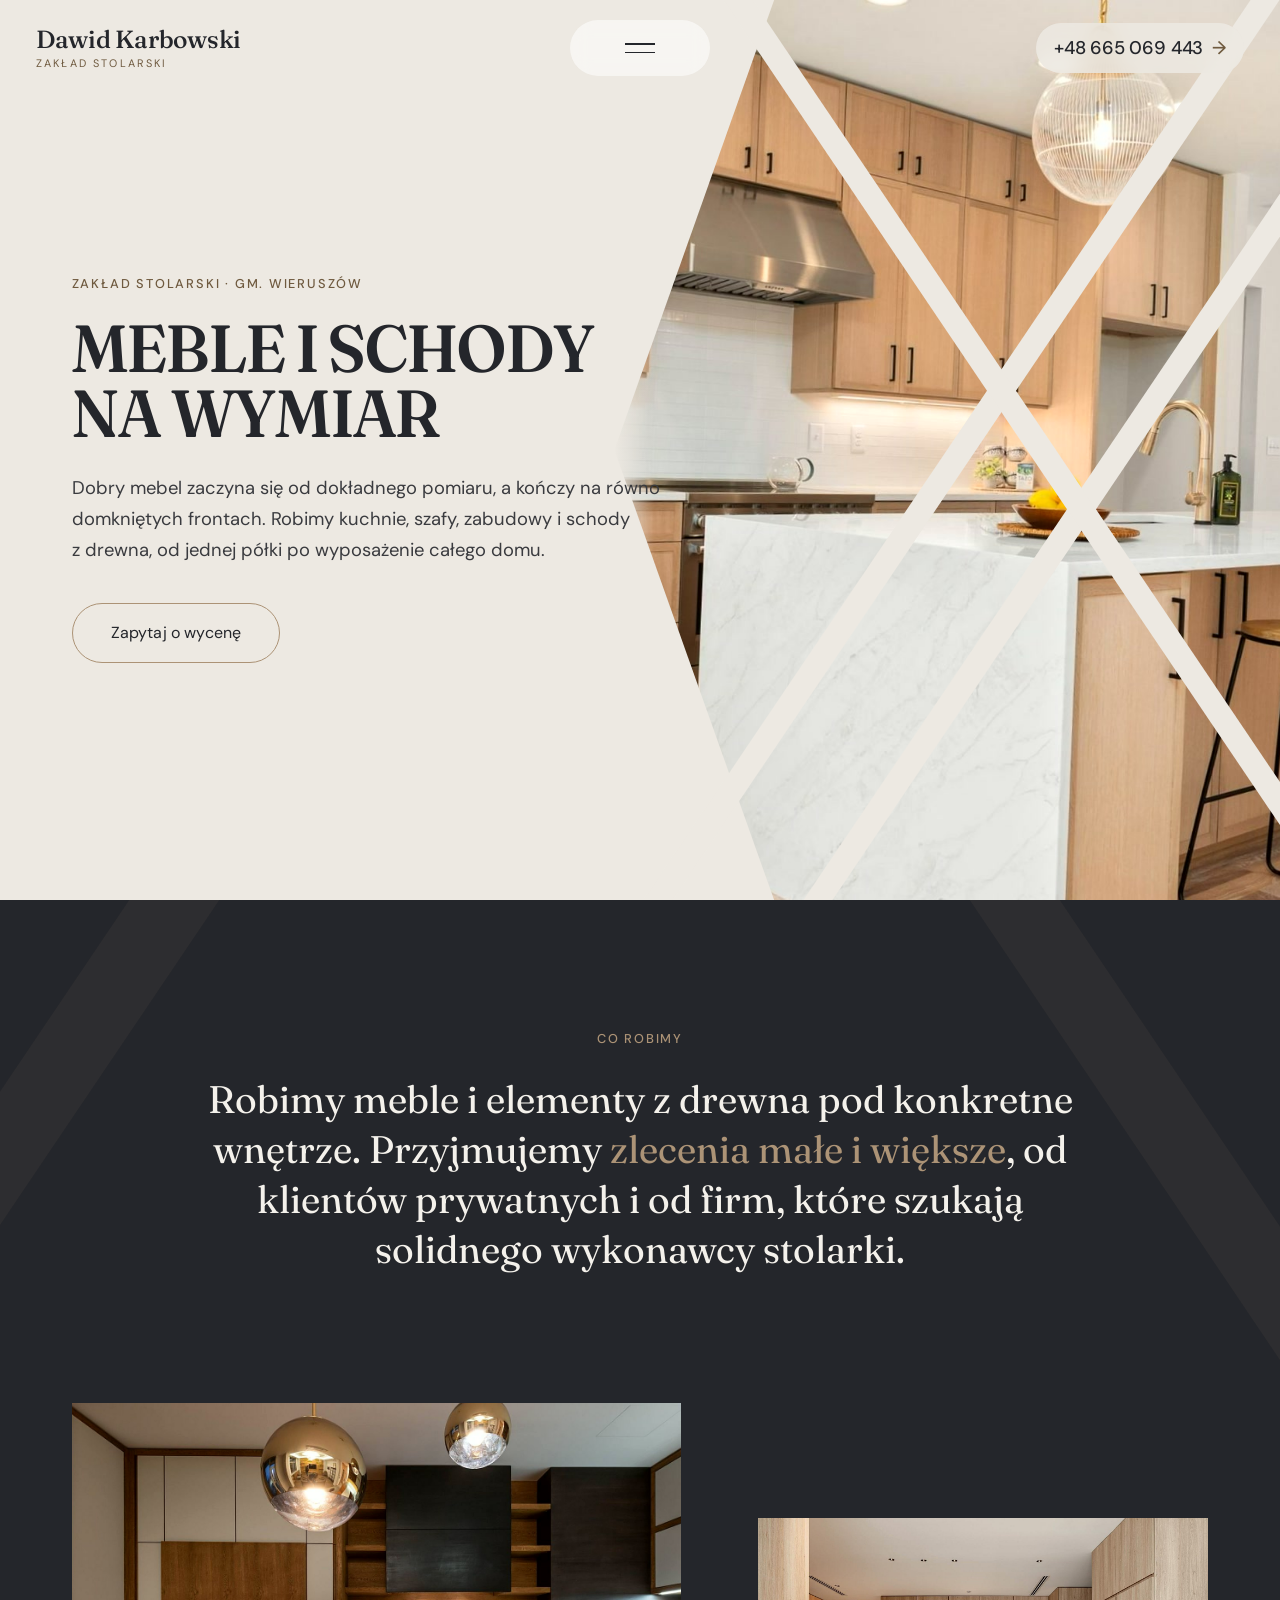
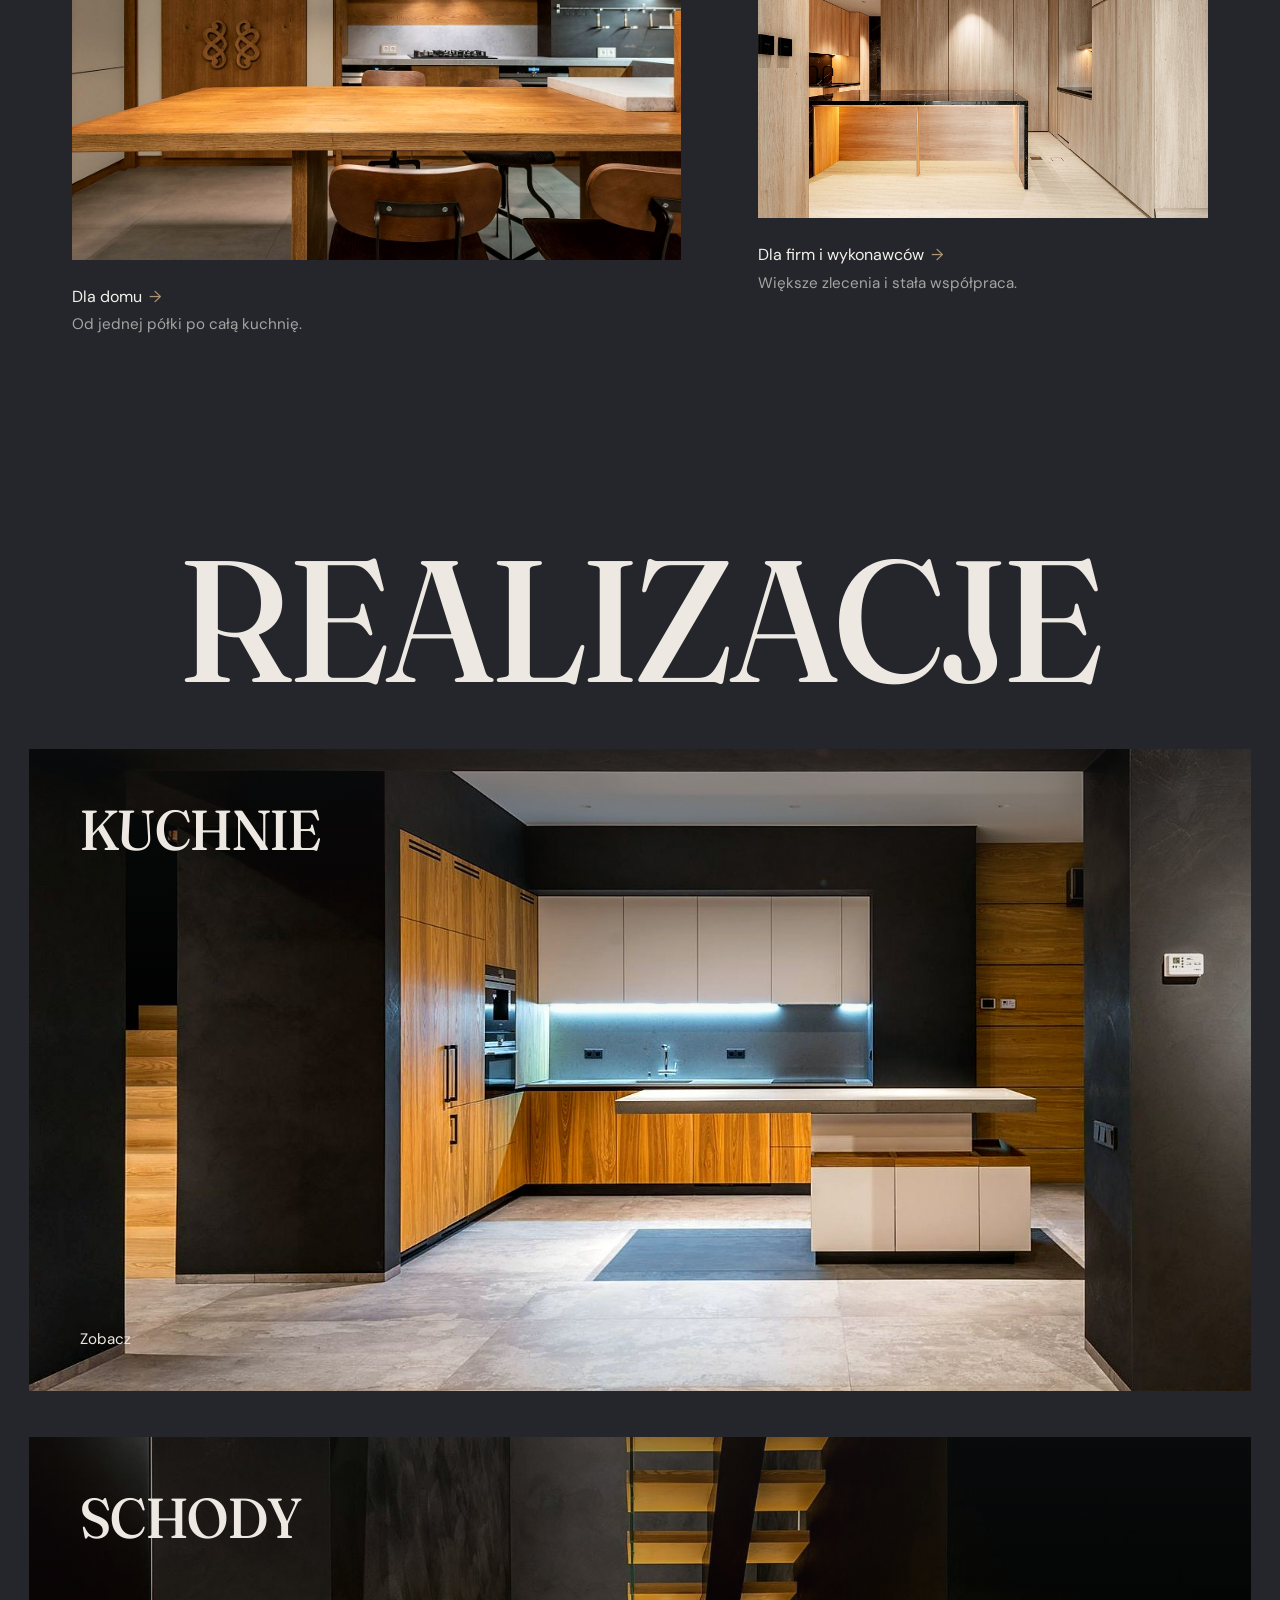
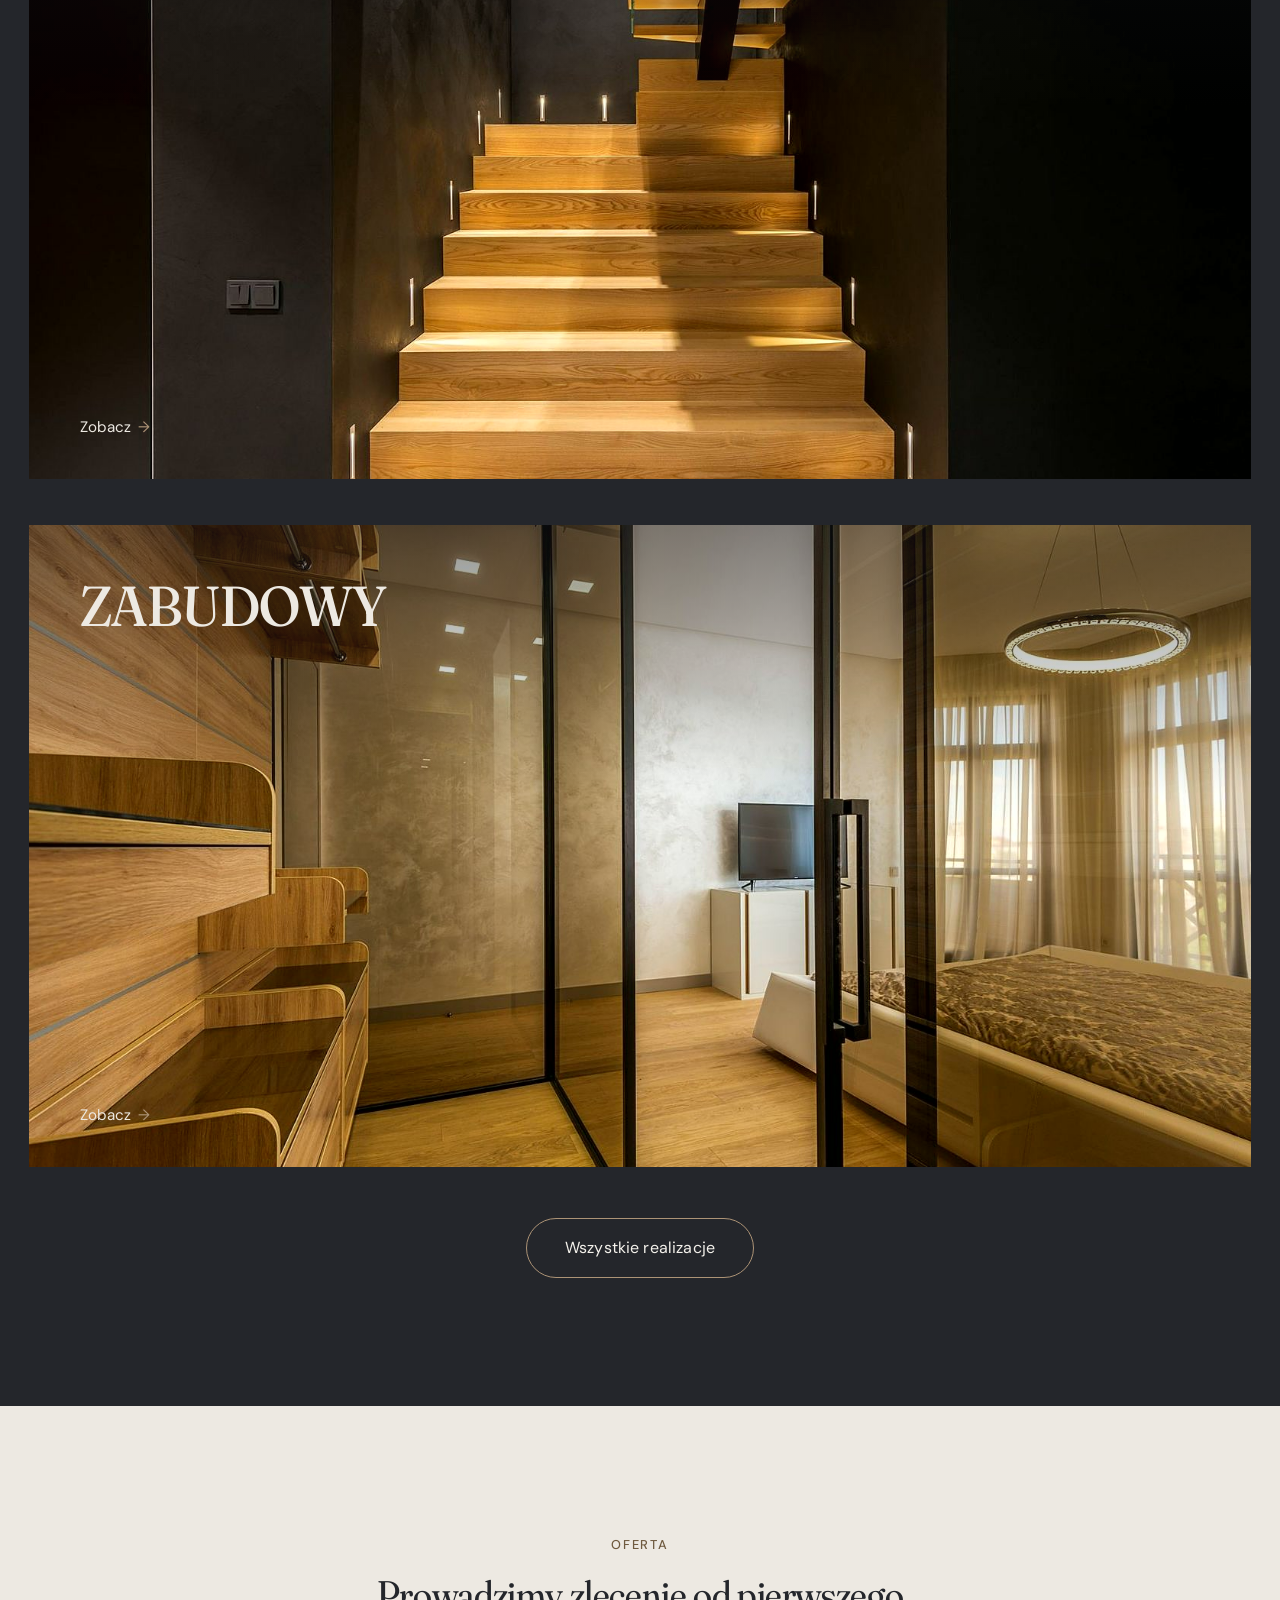
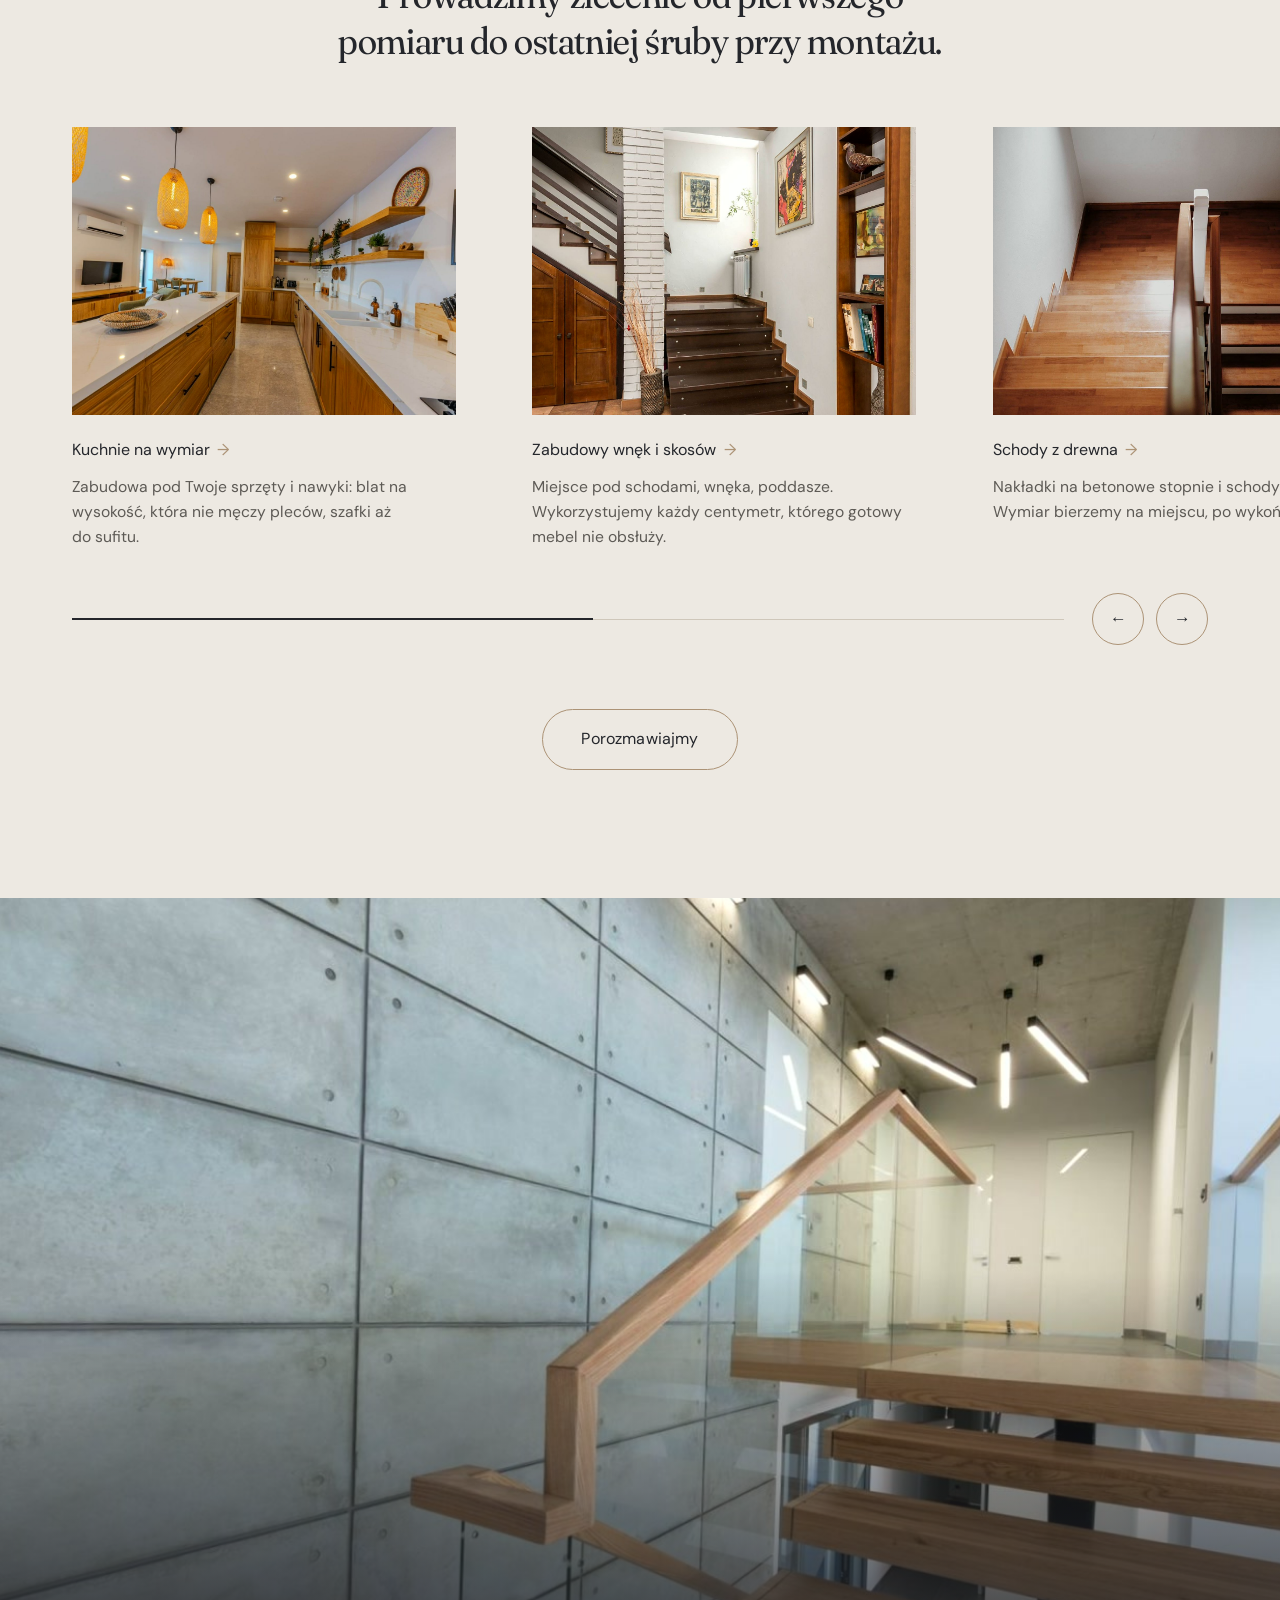
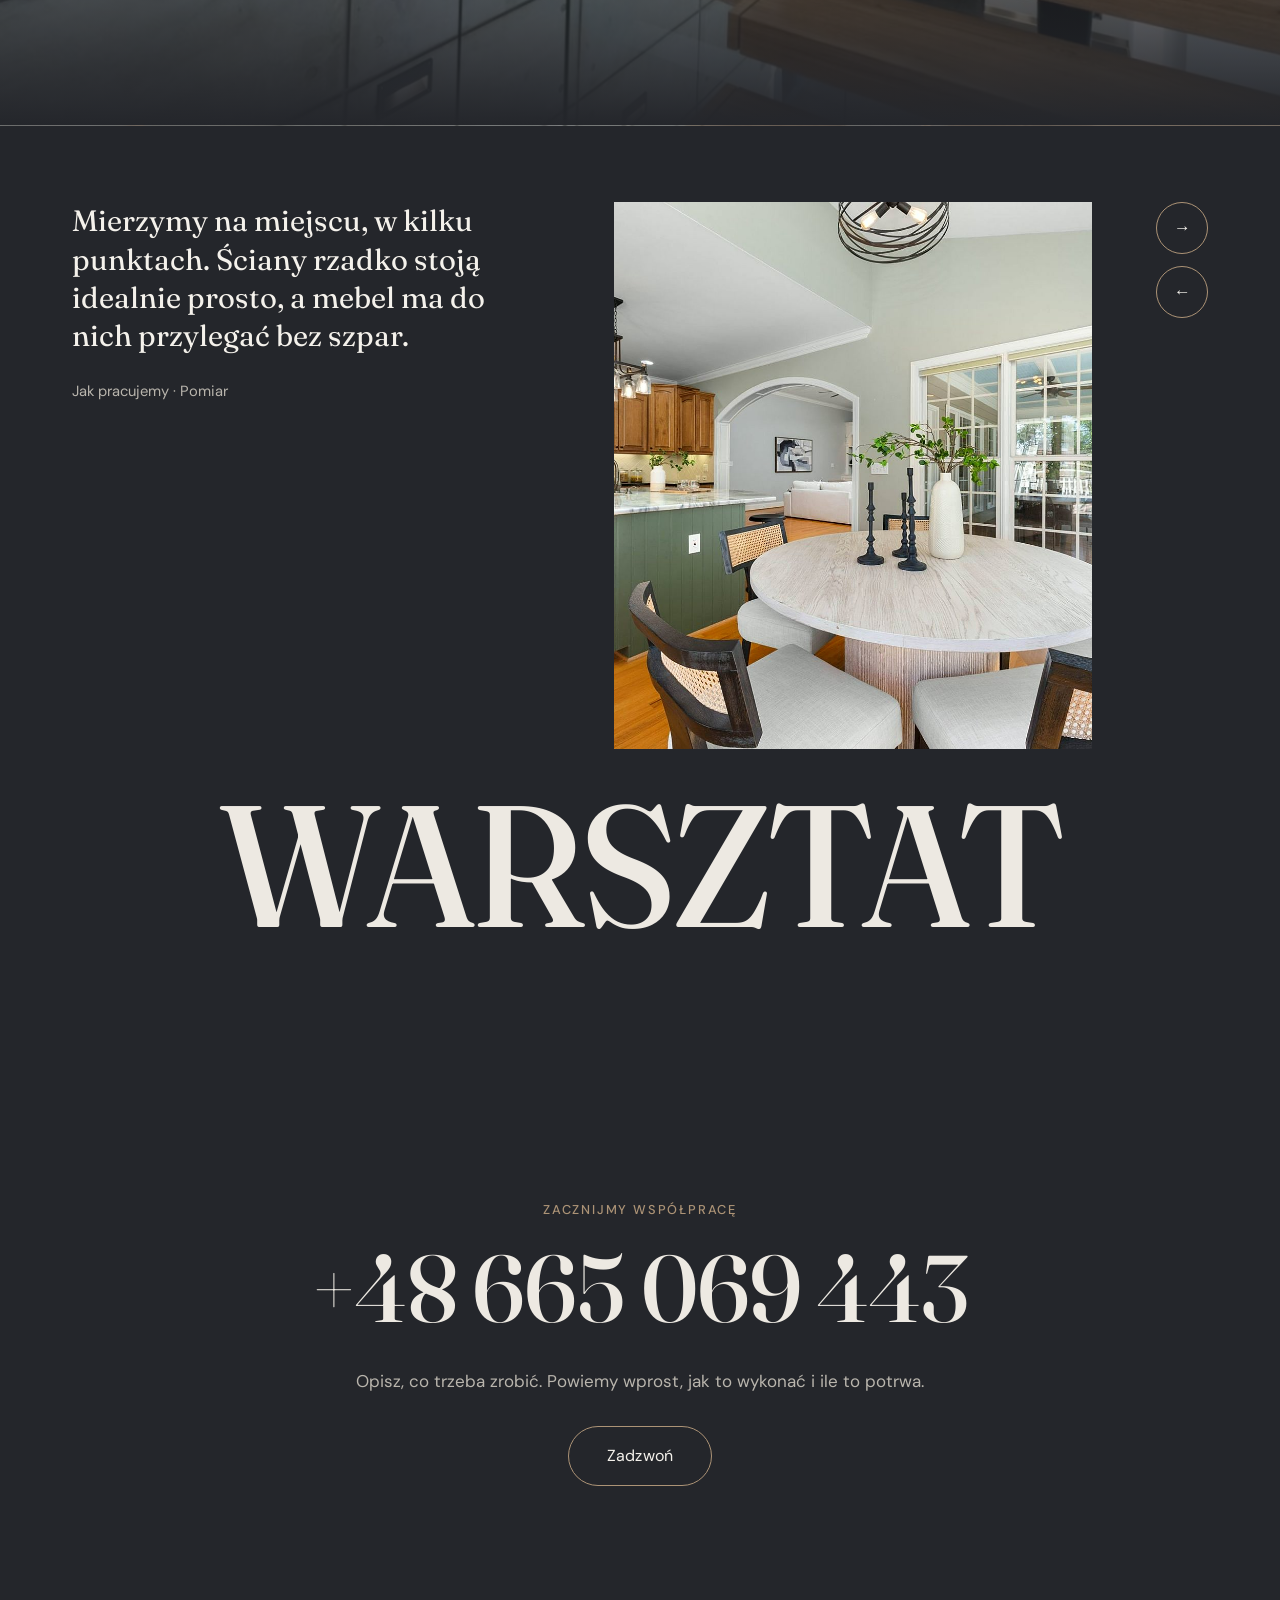
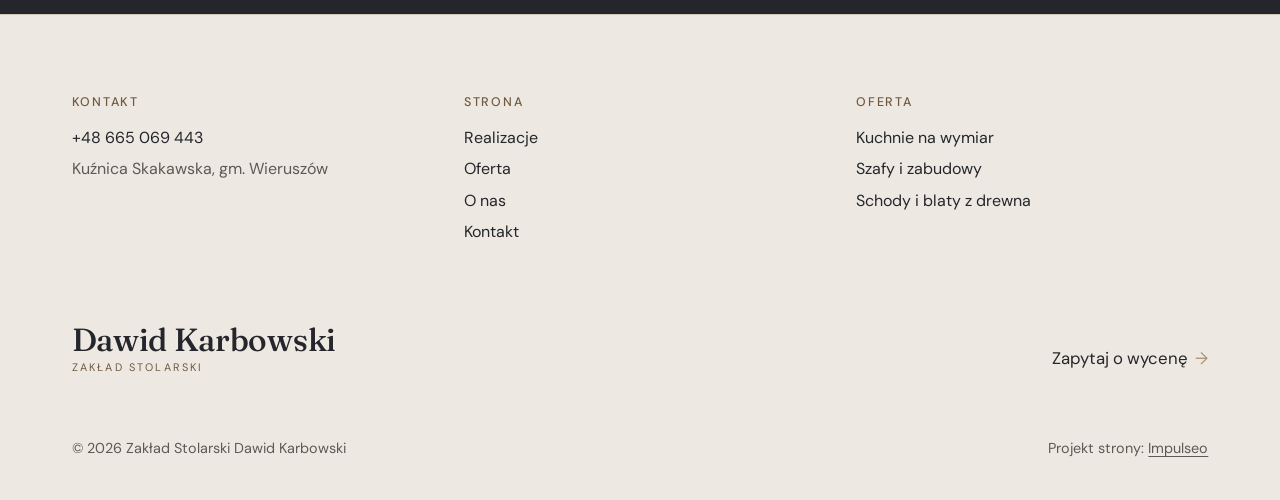
<file: index.html>
<!DOCTYPE html>
<html lang="pl">
<head>
<meta charset="UTF-8">
<meta name="theme-color" content="#ede9e2">
<meta name="viewport" content="width=device-width, initial-scale=1.0">
<title>Zakład Stolarski Dawid Karbowski - meble na wymiar, kuchnie i szafy</title>
<meta name="description" content="Zakład stolarski z gminy Wieruszów: kuchnie, szafy, zabudowy i schody z drewna na wymiar. Zlecenia małe i większe, dla domu i dla firm. Zadzwoń: +48 665 069 443.">
<link rel="canonical" href="https://impulseo-pl.github.io/zaklad-stolarski-dawid-karbowski/">
<meta name="robots" content="noindex, nofollow">
<meta property="og:type" content="website">
<meta property="og:locale" content="pl_PL">
<meta property="og:site_name" content="Zakład Stolarski Dawid Karbowski">
<meta property="og:title" content="Zakład Stolarski Dawid Karbowski - meble na wymiar, kuchnie i szafy">
<meta property="og:description" content="Zakład stolarski z gminy Wieruszów: kuchnie, szafy, zabudowy i schody z drewna na wymiar. Zlecenia małe i większe, dla domu i dla firm. Zadzwoń: +48 665 069 443.">
<meta property="og:url" content="https://impulseo-pl.github.io/zaklad-stolarski-dawid-karbowski/">
<meta property="og:image" content="https://impulseo-pl.github.io/zaklad-stolarski-dawid-karbowski/img/og.jpg">
<meta property="og:image:width" content="1200">
<meta property="og:image:height" content="630">
<meta name="twitter:card" content="summary_large_image">
<script type="application/ld+json">{"@context": "https://schema.org", "@type": "HomeAndConstructionBusiness", "name": "Zakład Stolarski Dawid Karbowski", "url": "https://impulseo-pl.github.io/zaklad-stolarski-dawid-karbowski/", "telephone": "+48665069443", "image": "https://impulseo-pl.github.io/zaklad-stolarski-dawid-karbowski/img/og.jpg", "areaServed": "Wieruszów"}</script>
<link rel="preconnect" href="https://fonts.googleapis.com">
<link rel="preconnect" href="https://fonts.gstatic.com" crossorigin>
<link href="https://fonts.googleapis.com/css2?family=Fraunces:opsz,wght,SOFT@9..144,400..600,0..100&family=DM+Sans:opsz,wght@9..40,400;9..40,500&display=swap" rel="stylesheet">
<link rel="stylesheet" href="assets/styles.css?v=20261104">
<meta name="nb-deploy" content="0f79d3a3b8cd">
</head>
<body>

<header class="nav">
  <div class="wrap nav-inner">
    <a class="brand" href="index.html" aria-label="Zakład Stolarski Dawid Karbowski - strona główna"><span class="name">Dawid Karbowski</span><span class="sub">Zakład stolarski</span></a>
    <button class="nav-toggle" aria-label="Menu" aria-controls="menu"><span></span><span></span></button>
    <a class="nav-phone" href="tel:+48665069443">+48 665 069 443 <span class="arr" aria-hidden="true">→</span></a>
    <nav class="nav-links" id="menu" aria-label="Menu główne">
      <div class="menu-cols">
        <div class="menu-main">
          <a href="index.html" aria-current="page">Strona główna</a>
          <a href="realizacje.html">Realizacje</a>
          <a href="oferta.html">Oferta</a>
          <a href="o-nas.html">O&nbsp;nas</a>
          <a href="kontakt.html">Kontakt</a>
        </div>
        <div class="menu-col">
          <h4>Oferta</h4>
          <a href="oferta.html">Kuchnie na wymiar</a>
          <a href="oferta.html">Szafy i&nbsp;garderoby</a>
          <a href="oferta.html">Zabudowy wnęk i&nbsp;skosów</a>
          <a href="oferta.html">Meble pokojowe i&nbsp;łazienkowe</a>
          <a href="oferta.html">Schody i&nbsp;blaty z&nbsp;drewna</a>
        </div>
        <div class="menu-col">
          <h4>Kontakt</h4>
          <a href="tel:+48665069443">+48 665 069 443</a>
          <p>Kuźnica Skakawska, gm. Wieruszów</p>
          <p>Klienci prywatni i&nbsp;firmy</p>
        </div>
      </div>
    </nav>
  </div>
</header>

<main>
<section class="hero-kw">
  <div class="kw-art"><img src="img/hero.jpg" alt="Zakład Stolarski Dawid Karbowski - kuchnia z drewnianymi frontami i wyspą" fetchpriority="high" width="1802" height="1160" decoding="async"><i class="stripe s1"></i><i class="stripe s2"></i><i class="stripe s3"></i></div>
  <div class="wrap">
    <div class="hero-kw-copy reveal">
      <span class="eyebrow">Zakład stolarski · gm. Wieruszów</span>
      <h1>Meble i&nbsp;schody na wymiar</h1>
      <p class="lead">Dobry mebel zaczyna się od dokładnego pomiaru, a&nbsp;kończy na równo domkniętych frontach. Robimy kuchnie, szafy, zabudowy i&nbsp;schody z&nbsp;drewna, od jednej półki po wyposażenie całego domu.</p>
      <a href="kontakt.html" class="btn">Zapytaj o&nbsp;wycenę</a>
    </div>
  </div>
</section>

<section class="dark sec kw-intro">
  <div class="wrap center reveal">
    <span class="eyebrow">Co robimy</span>
    <p class="big">Robimy meble i&nbsp;elementy z&nbsp;drewna pod konkretne wnętrze. Przyjmujemy <em>zlecenia małe i&nbsp;większe</em>, od klientów prywatnych i&nbsp;od firm, które szukają solidnego wykonawcy stolarki.</p>
  </div>
</section>

<section class="dark sec" style="padding-top:0">
  <div class="wrap kw-duo">
    <a class="item reveal" href="oferta.html">
      <div class="ph"><img src="img/g7.jpg" alt="Kuchnia z drewna dla klienta prywatnego" width="1600" height="1068" decoding="async"></div>
      <div class="cap"><span class="lnk">Dla domu <span class="arr" aria-hidden="true">→</span></span><span class="note">Od jednej półki po całą kuchnię.</span></div>
    </a>
    <a class="item reveal" href="kontakt.html">
      <div class="ph"><img src="img/g5.jpg" alt="Zabudowa z drewna dla firmy" width="1600" height="1066" decoding="async"></div>
      <div class="cap"><span class="lnk">Dla firm i&nbsp;wykonawców <span class="arr" aria-hidden="true">→</span></span><span class="note">Większe zlecenia i&nbsp;stała współpraca.</span></div>
    </a>
  </div>
</section>

<section class="dark kw-work sec">
  <h2 class="mega reveal">Realizacje</h2>
  <div class="wrap">
    <a class="proj reveal" href="realizacje.html"><div class="ph"><img src="img/about.jpg" alt="Kuchnia na wymiar z drewnianymi frontami" loading="lazy" width="1600" height="1285" decoding="async"></div><h3>Kuchnie</h3><span class="tag">Zobacz <span class="arr" aria-hidden="true">→</span></span></a>
    <a class="proj reveal" href="realizacje.html"><div class="ph"><img src="img/g9.jpg" alt="Podświetlane schody z drewna" loading="lazy" width="1600" height="1068" decoding="async"></div><h3>Schody</h3><span class="tag">Zobacz <span class="arr" aria-hidden="true">→</span></span></a>
    <a class="proj reveal" href="realizacje.html"><div class="ph"><img src="img/g11.jpg" alt="Zabudowa z drewna w sypialni" loading="lazy" width="1600" height="1068" decoding="async"></div><h3>Zabudowy</h3><span class="tag">Zobacz <span class="arr" aria-hidden="true">→</span></span></a>
    <div class="center reveal" style="margin-top:clamp(30px,4vw,56px)"><a class="btn" href="realizacje.html">Wszystkie realizacje</a></div>
  </div>
</section>

<section class="beige sec" style="overflow:hidden">
  <div class="wrap">
    <div class="kw-svc-head reveal">
      <span class="eyebrow">Oferta</span>
      <h2>Prowadzimy zlecenie od pierwszego pomiaru do ostatniej śruby przy montażu.</h2>
    </div>
    <div class="car reveal" data-car>
      <div class="car-track">
        <a class="car-item" href="oferta.html">
          <div class="ph"><img src="img/g8.jpg" alt="Kuchnie na wymiar" loading="lazy" width="1534" height="988" decoding="async"></div>
          <span class="lnk">Kuchnie na wymiar <span class="arr" aria-hidden="true">→</span></span>
          <p>Zabudowa pod Twoje sprzęty i&nbsp;nawyki: blat na wysokość, która nie męczy pleców, szafki aż do sufitu.</p>
        </a>
        <a class="car-item" href="oferta.html">
          <div class="ph"><img src="img/g4.jpg" alt="Zabudowy wnęk i skosów" loading="lazy" width="1600" height="1068" decoding="async"></div>
          <span class="lnk">Zabudowy wnęk i&nbsp;skosów <span class="arr" aria-hidden="true">→</span></span>
          <p>Miejsce pod schodami, wnęka, poddasze. Wykorzystujemy każdy centymetr, którego gotowy mebel nie obsłuży.</p>
        </a>
        <a class="car-item" href="oferta.html">
          <div class="ph"><img src="img/g3.jpg" alt="Schody z drewna" loading="lazy" width="1600" height="1066" decoding="async"></div>
          <span class="lnk">Schody z&nbsp;drewna <span class="arr" aria-hidden="true">→</span></span>
          <p>Nakładki na betonowe stopnie i&nbsp;schody od podstaw. Wymiar bierzemy na miejscu, po wykończeniu ścian.</p>
        </a>
        <a class="car-item" href="oferta.html">
          <div class="ph"><img src="img/g10.jpg" alt="Stoły i blaty z litego drewna" loading="lazy" width="1600" height="1066" decoding="async"></div>
          <span class="lnk">Stoły i&nbsp;blaty z&nbsp;litego drewna <span class="arr" aria-hidden="true">→</span></span>
          <p>Blat na wyspę, stół do jadalni, parapet. Lite drewno tam, gdzie widzisz je i&nbsp;dotykasz codziennie.</p>
        </a>
        <a class="car-item" href="oferta.html">
          <div class="ph"><img src="img/g14.jpg" alt="Meble pokojowe i łazienkowe" loading="lazy" width="1600" height="1066" decoding="async"></div>
          <span class="lnk">Meble pokojowe i&nbsp;łazienkowe <span class="arr" aria-hidden="true">→</span></span>
          <p>Szafka RTV pod jedną ścianę, biurko we wnękę, zabudowa łazienki z&nbsp;płyt odpornych na wilgoć.</p>
        </a>
      </div>
      <div class="car-ui"><div class="car-bar"><i></i></div><div class="car-btns"><button class="car-btn" data-dir="-1" aria-label="Poprzednie">←</button><button class="car-btn" data-dir="1" aria-label="Następne">→</button></div></div>
    </div>
    <div class="center" style="margin-top:clamp(40px,5vw,64px)"><a class="btn" href="kontakt.html">Porozmawiajmy</a></div>
  </div>
</section>

<section class="stopklatka" aria-hidden="true"><img src="img/g1.jpg" alt="" loading="lazy" width="1534" height="990" decoding="async"></section>

<section class="dark sec kw-say">
  <div class="wrap">
    <div class="say reveal" data-say>
      <div class="say-txt">
        <div class="say-slide on"><blockquote>Mierzymy na miejscu, w&nbsp;kilku punktach. Ściany rzadko stoją idealnie prosto, a&nbsp;mebel ma do nich przylegać bez szpar.</blockquote><p class="who">Jak pracujemy · Pomiar</p></div>
        <div class="say-slide"><blockquote>Projekt oglądasz, zanim kupimy materiał. Do warsztatu idzie dopiero wersja, którą zatwierdzisz.</blockquote><p class="who">Jak pracujemy · Projekt</p></div>
        <div class="say-slide"><blockquote>Montują ci sami ludzie, którzy mierzyli i&nbsp;robili mebel w&nbsp;warsztacie. Jak coś trzeba dopasować, robimy to od ręki.</blockquote><p class="who">Jak pracujemy · Montaż</p></div>
      </div>
      <div class="say-img"><img src="img/g6.jpg" alt="Pomiar - Zakład Stolarski Dawid Karbowski" width="1600" height="1066" decoding="async" class="on"><img src="img/g13.jpg" alt="Projekt - Zakład Stolarski Dawid Karbowski" width="1566" height="1038" decoding="async"><img src="img/g12.jpg" alt="Montaż - Zakład Stolarski Dawid Karbowski" width="1600" height="1067" decoding="async"></div>
      <div class="car-btns"><button class="car-btn" data-dir="1" aria-label="Następne">→</button><button class="car-btn" data-dir="-1" aria-label="Poprzednie">←</button></div>
    </div>
    <p class="mega reveal" aria-hidden="true">Warsztat</p>
  </div>
</section>

<section class="dark sec kw-call">
  <div class="wrap reveal">
    <span class="eyebrow">Zacznijmy współpracę</span>
    <a class="tel" href="tel:+48665069443">+48 665 069 443</a>
    <p>Opisz, co trzeba zrobić. Powiemy wprost, jak to wykonać i&nbsp;ile to potrwa.</p>
    <a class="btn" href="tel:+48665069443">Zadzwoń</a>
  </div>
</section>
</main>

<footer>
  <div class="wrap">
    <div class="f-top">
      <div class="f-col">
        <h4>Kontakt</h4>
        <a href="tel:+48665069443">+48 665 069 443</a>
        <p>Kuźnica Skakawska, gm. Wieruszów</p>
      </div>
      <div class="f-col">
        <h4>Strona</h4>
        <a href="realizacje.html">Realizacje</a>
        <a href="oferta.html">Oferta</a>
        <a href="o-nas.html">O&nbsp;nas</a>
        <a href="kontakt.html">Kontakt</a>
      </div>
      <div class="f-col">
        <h4>Oferta</h4>
        <a href="oferta.html">Kuchnie na wymiar</a>
        <a href="oferta.html">Szafy i&nbsp;zabudowy</a>
        <a href="oferta.html">Schody i&nbsp;blaty z&nbsp;drewna</a>
      </div>
    </div>
    <div class="f-mid">
      <a class="brand" href="index.html"><span class="name">Dawid Karbowski</span><span class="sub">Zakład stolarski</span></a>
      <a class="lnk" href="kontakt.html">Zapytaj o&nbsp;wycenę <span class="arr" aria-hidden="true">→</span></a>
    </div>
    <div class="f-bot">
      <span>© 2026 Zakład Stolarski Dawid Karbowski</span>
      <span>Projekt strony: <a class="foot-credit" href="https://impulseo.pl" target="_blank" rel="noopener">Impulseo</a></span>
    </div>
  </div>
</footer>
<div class="sticky-reserve"><a class="sr-book" href="kontakt.html">Zapytaj o&nbsp;wycenę</a><a class="sr-call" href="tel:+48665069443" aria-label="Zadzwoń"><svg class="ico-tel" width="16" height="16" viewBox="0 0 24 24" fill="none" aria-hidden="true"><path d="M6.6 10.8a15.5 15.5 0 0 0 6.6 6.6l2.2-2.2a1 1 0 0 1 1-.24 11.4 11.4 0 0 0 3.6.58 1 1 0 0 1 1 1V20a1 1 0 0 1-1 1A17 17 0 0 1 3 4a1 1 0 0 1 1-1h3.5a1 1 0 0 1 1 1c0 1.25.2 2.46.58 3.6a1 1 0 0 1-.25 1l-2.23 2.2Z" fill="currentColor"/></svg></a></div>
<div class="demo-wazne" data-do="2026-11-10" data-cykl="3" hidden><svg class="dw-ico" width="13" height="13" viewBox="0 0 24 24" fill="none" aria-hidden="true"><circle cx="12" cy="12" r="8.6" stroke="currentColor" stroke-width="1.8"/><path d="M12 7.2V12l3.3 2" stroke="currentColor" stroke-width="1.8" stroke-linecap="round"/></svg><span class="dw-txt"></span></div>

<script src="assets/main.js?v=20261104"></script>
<script src="assets/kw.js?v=20261104"></script>
</body>
</html>
</file>
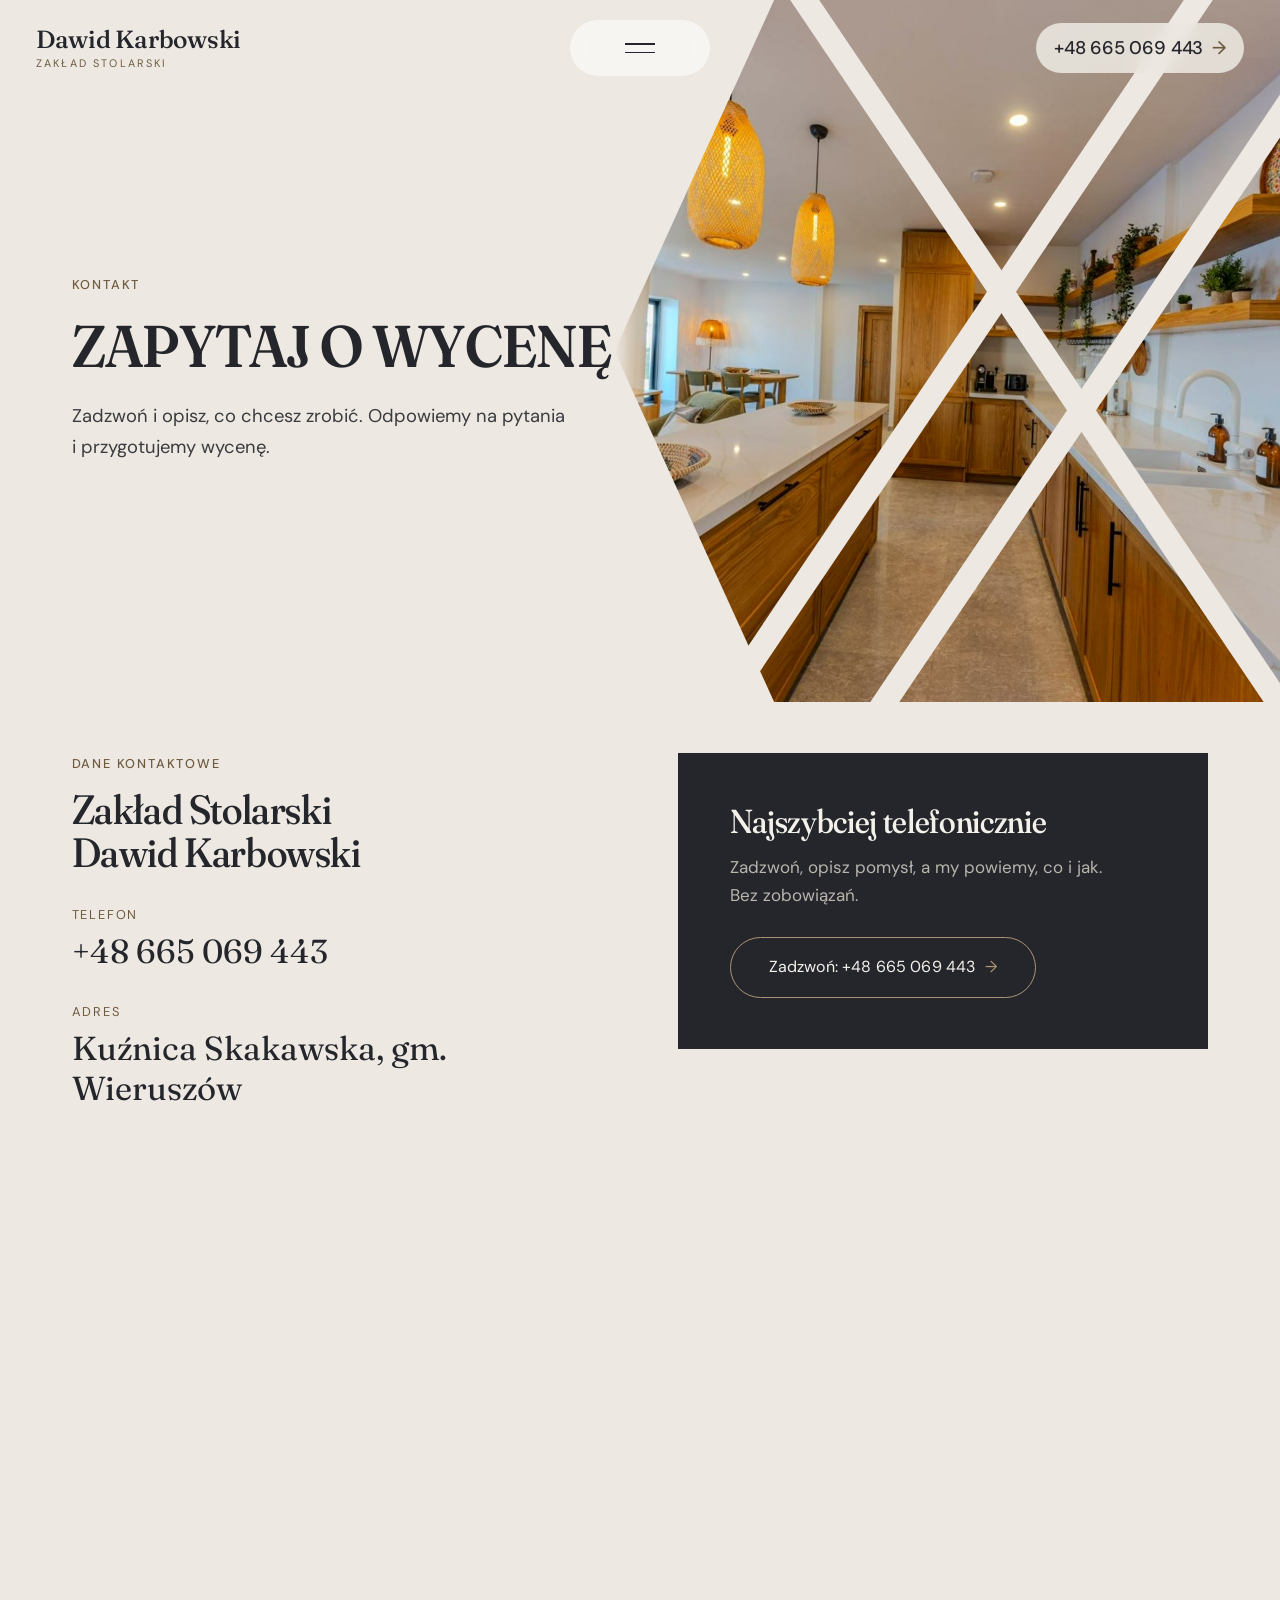
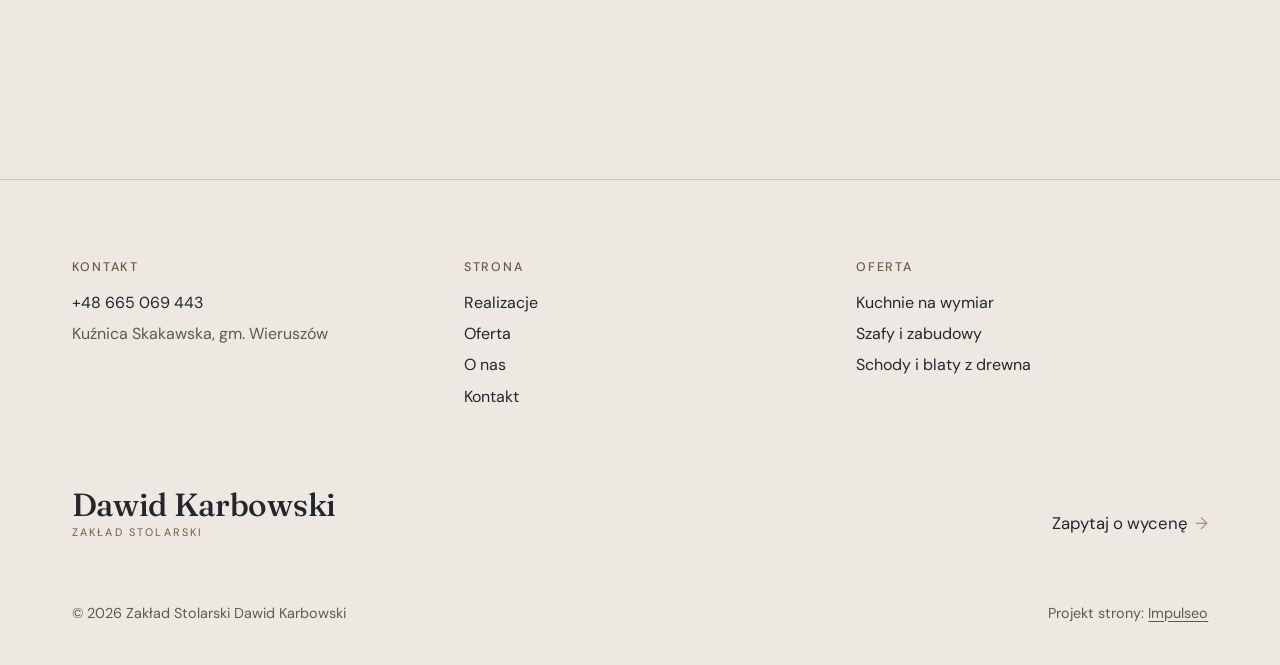
<file: kontakt.html>
<!DOCTYPE html>
<html lang="pl">
<head>
<meta charset="UTF-8">
<meta name="theme-color" content="#ede9e2">
<meta name="viewport" content="width=device-width, initial-scale=1.0">
<title>Kontakt - Zakład Stolarski Dawid Karbowski</title>
<meta name="description" content="Kontakt Zakład Stolarski Dawid Karbowski - Kuźnica Skakawska, gm. Wieruszów">
<link rel="canonical" href="https://impulseo-pl.github.io/zaklad-stolarski-dawid-karbowski/kontakt.html">
<meta name="robots" content="noindex, nofollow">
<meta property="og:type" content="website">
<meta property="og:locale" content="pl_PL">
<meta property="og:site_name" content="Zakład Stolarski Dawid Karbowski">
<meta property="og:title" content="Kontakt - Zakład Stolarski Dawid Karbowski">
<meta property="og:description" content="Kontakt Zakład Stolarski Dawid Karbowski - Kuźnica Skakawska, gm. Wieruszów">
<meta property="og:url" content="https://impulseo-pl.github.io/zaklad-stolarski-dawid-karbowski/kontakt.html">
<meta property="og:image" content="https://impulseo-pl.github.io/zaklad-stolarski-dawid-karbowski/img/og.jpg">
<meta property="og:image:width" content="1200">
<meta property="og:image:height" content="630">
<meta name="twitter:card" content="summary_large_image">
<link rel="preconnect" href="https://fonts.googleapis.com">
<link rel="preconnect" href="https://fonts.gstatic.com" crossorigin>
<link href="https://fonts.googleapis.com/css2?family=Fraunces:opsz,wght,SOFT@9..144,400..600,0..100&family=DM+Sans:opsz,wght@9..40,400;9..40,500&display=swap" rel="stylesheet">
<link rel="stylesheet" href="assets/styles.css?v=20261104">
</head>
<body>

<header class="nav">
  <div class="wrap nav-inner">
    <a class="brand" href="index.html" aria-label="Zakład Stolarski Dawid Karbowski - strona główna"><span class="name">Dawid Karbowski</span><span class="sub">Zakład stolarski</span></a>
    <button class="nav-toggle" aria-label="Menu" aria-controls="menu"><span></span><span></span></button>
    <a class="nav-phone" href="tel:+48665069443">+48 665 069 443 <span class="arr" aria-hidden="true">→</span></a>
    <nav class="nav-links" id="menu" aria-label="Menu główne">
      <div class="menu-cols">
        <div class="menu-main">
          <a href="index.html">Strona główna</a>
          <a href="realizacje.html">Realizacje</a>
          <a href="oferta.html">Oferta</a>
          <a href="o-nas.html">O&nbsp;nas</a>
          <a href="kontakt.html" aria-current="page">Kontakt</a>
        </div>
        <div class="menu-col">
          <h4>Oferta</h4>
          <a href="oferta.html">Kuchnie na wymiar</a>
          <a href="oferta.html">Szafy i&nbsp;garderoby</a>
          <a href="oferta.html">Zabudowy wnęk i&nbsp;skosów</a>
          <a href="oferta.html">Meble pokojowe i&nbsp;łazienkowe</a>
          <a href="oferta.html">Schody i&nbsp;blaty z&nbsp;drewna</a>
        </div>
        <div class="menu-col">
          <h4>Kontakt</h4>
          <a href="tel:+48665069443">+48 665 069 443</a>
          <p>Kuźnica Skakawska, gm. Wieruszów</p>
          <p>Klienci prywatni i&nbsp;firmy</p>
        </div>
      </div>
    </nav>
  </div>
</header>

<main>
<section class="pagehead hero-kw sub">
  <div class="kw-art"><img src="img/g8.jpg" alt="Zakład Stolarski Dawid Karbowski - kuchnia na wymiar" fetchpriority="high" width="1534" height="988" decoding="async"><i class="stripe s1"></i><i class="stripe s2"></i><i class="stripe s3"></i></div>
  <div class="wrap">
    <div class="hero-kw-copy">
      <span class="eyebrow">Kontakt</span>
      <h1>Zapytaj o&nbsp;wycenę</h1>
      <p class="lead">Zadzwoń i&nbsp;opisz, co chcesz zrobić. Odpowiemy na pytania i&nbsp;przygotujemy wycenę.</p>
    </div>
  </div>
</section>

<section class="beige sec" style="padding-top:clamp(30px,4vw,60px)">
  <div class="wrap contact">
    <div class="reveal">
      <span class="eyebrow">Dane kontaktowe</span>
      <h2 style="font-size:clamp(1.9rem,3.2vw,2.8rem);margin-top:14px">Zakład Stolarski Dawid Karbowski</h2>
      <div class="lbl">Telefon</div><a class="val" href="tel:+48665069443">+48 665 069 443</a>
      <div class="lbl">Adres</div><div class="val">Kuźnica Skakawska, gm. Wieruszów</div>
    </div>
    <div class="box reveal">
      <h3>Najszybciej telefonicznie</h3>
      <p>Zadzwoń, opisz pomysł, a&nbsp;my powiemy, co i&nbsp;jak. Bez zobowiązań.</p>
      <a href="tel:+48665069443" class="btn">Zadzwoń: +48 665 069 443 <span class="arr" aria-hidden="true">→</span></a>
    </div>
  </div>
</section>
<section class="beige" style="padding-bottom:clamp(60px,8vw,120px)">
  <div class="wrap reveal">
    <iframe class="map" title="Zakład Stolarski Dawid Karbowski - Wieruszów" src="https://maps.google.com/maps?q=Zak%C5%82ad%20Stolarski%20Dawid%20Karbowski%20Wierusz%C3%B3w&z=15&output=embed" loading="lazy" referrerpolicy="no-referrer-when-downgrade"></iframe>
  </div>
</section>
</main>

<footer>
  <div class="wrap">
    <div class="f-top">
      <div class="f-col">
        <h4>Kontakt</h4>
        <a href="tel:+48665069443">+48 665 069 443</a>
        <p>Kuźnica Skakawska, gm. Wieruszów</p>
      </div>
      <div class="f-col">
        <h4>Strona</h4>
        <a href="realizacje.html">Realizacje</a>
        <a href="oferta.html">Oferta</a>
        <a href="o-nas.html">O&nbsp;nas</a>
        <a href="kontakt.html">Kontakt</a>
      </div>
      <div class="f-col">
        <h4>Oferta</h4>
        <a href="oferta.html">Kuchnie na wymiar</a>
        <a href="oferta.html">Szafy i&nbsp;zabudowy</a>
        <a href="oferta.html">Schody i&nbsp;blaty z&nbsp;drewna</a>
      </div>
    </div>
    <div class="f-mid">
      <a class="brand" href="index.html"><span class="name">Dawid Karbowski</span><span class="sub">Zakład stolarski</span></a>
      <a class="lnk" href="kontakt.html">Zapytaj o&nbsp;wycenę <span class="arr" aria-hidden="true">→</span></a>
    </div>
    <div class="f-bot">
      <span>© 2026 Zakład Stolarski Dawid Karbowski</span>
      <span>Projekt strony: <a class="foot-credit" href="https://impulseo.pl" target="_blank" rel="noopener">Impulseo</a></span>
    </div>
  </div>
</footer>
<div class="sticky-reserve"><a class="sr-book" href="kontakt.html">Zapytaj o&nbsp;wycenę</a><a class="sr-call" href="tel:+48665069443" aria-label="Zadzwoń"><svg class="ico-tel" width="16" height="16" viewBox="0 0 24 24" fill="none" aria-hidden="true"><path d="M6.6 10.8a15.5 15.5 0 0 0 6.6 6.6l2.2-2.2a1 1 0 0 1 1-.24 11.4 11.4 0 0 0 3.6.58 1 1 0 0 1 1 1V20a1 1 0 0 1-1 1A17 17 0 0 1 3 4a1 1 0 0 1 1-1h3.5a1 1 0 0 1 1 1c0 1.25.2 2.46.58 3.6a1 1 0 0 1-.25 1l-2.23 2.2Z" fill="currentColor"/></svg></a></div>
<div class="demo-wazne" data-do="2026-11-10" data-cykl="3" hidden><svg class="dw-ico" width="13" height="13" viewBox="0 0 24 24" fill="none" aria-hidden="true"><circle cx="12" cy="12" r="8.6" stroke="currentColor" stroke-width="1.8"/><path d="M12 7.2V12l3.3 2" stroke="currentColor" stroke-width="1.8" stroke-linecap="round"/></svg><span class="dw-txt"></span></div>

<script src="assets/main.js?v=20261104"></script>
<script src="assets/kw.js?v=20261104"></script>
</body>
</html>
</file>
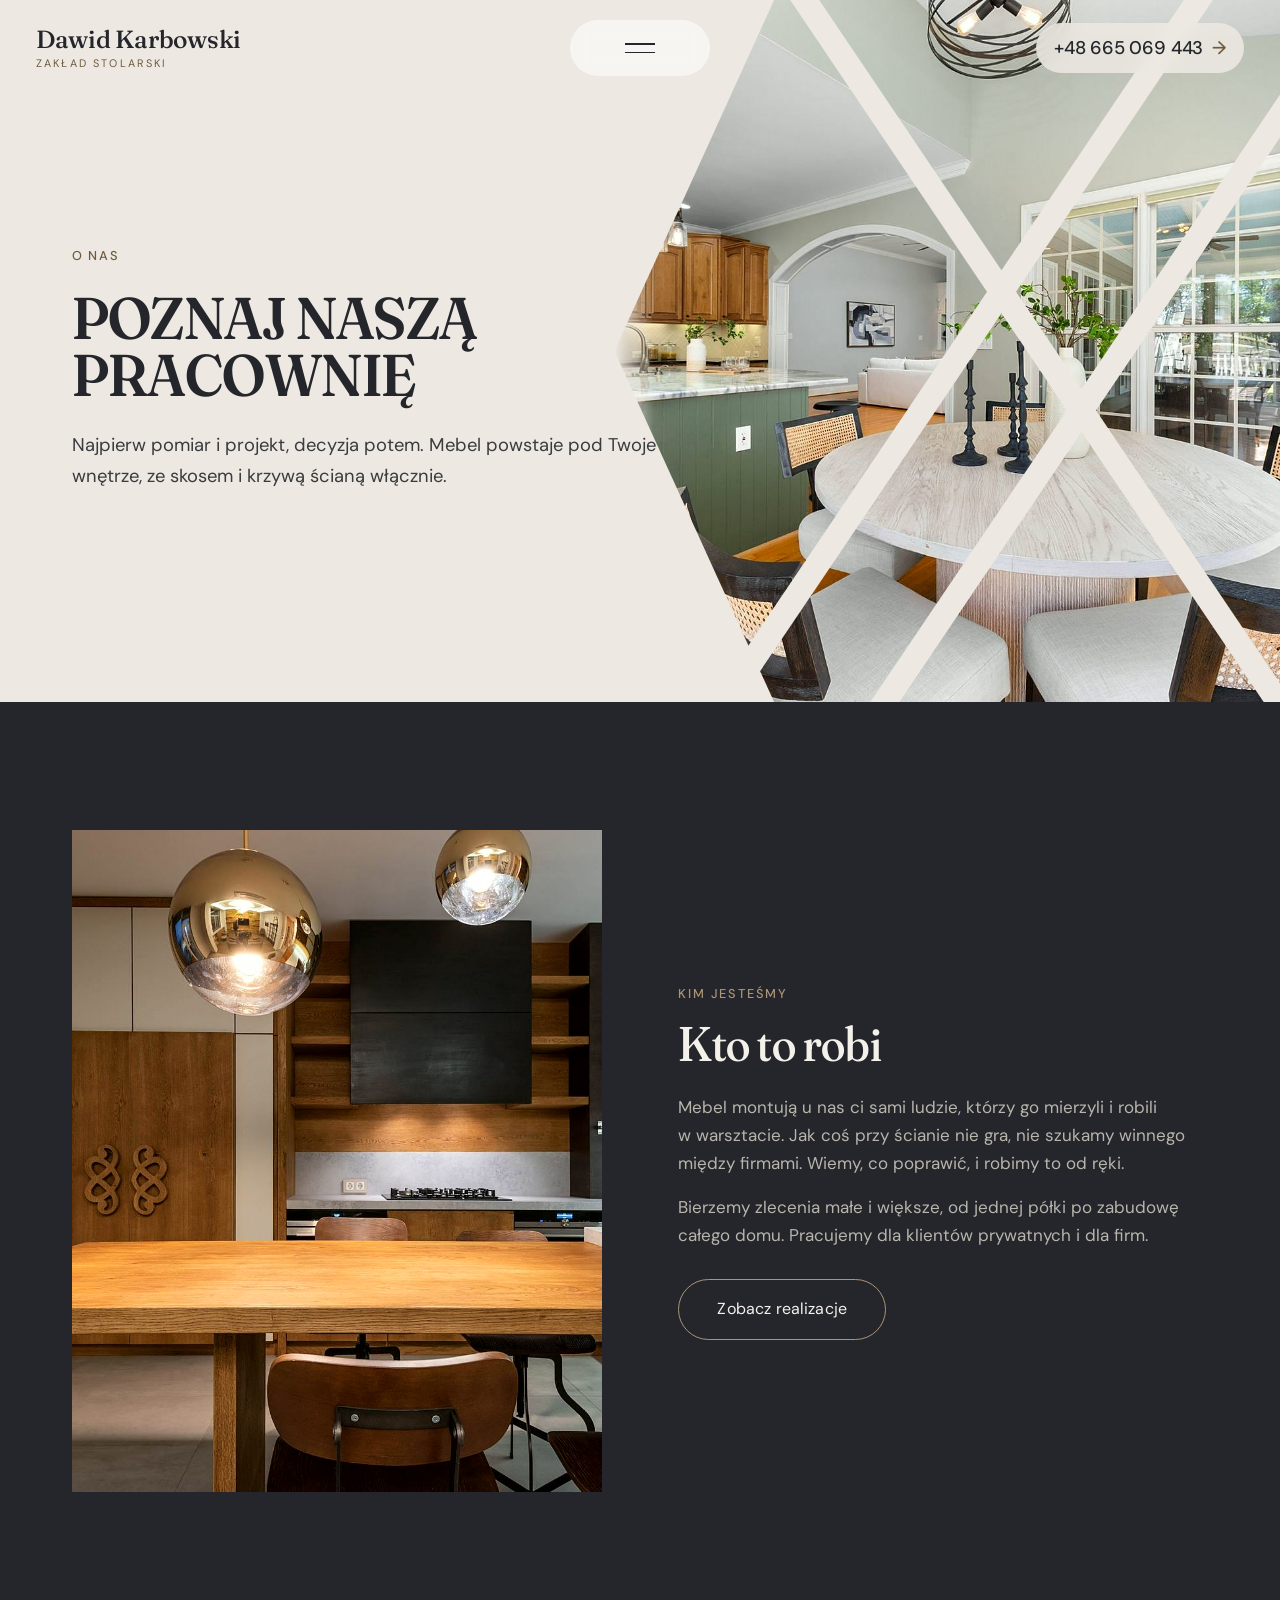
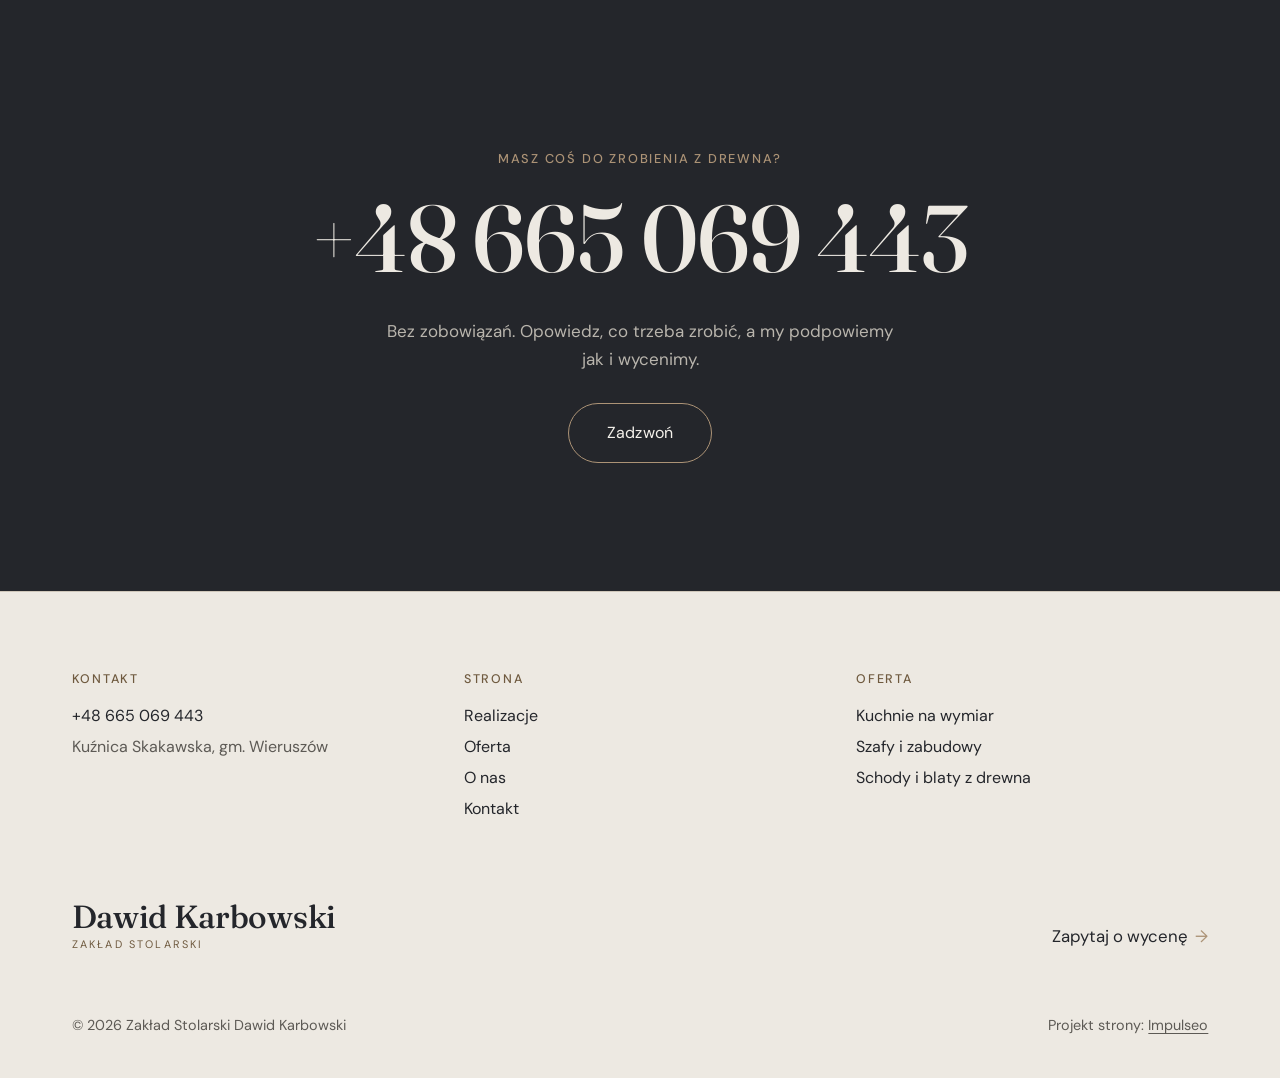
<file: o-nas.html>
<!DOCTYPE html>
<html lang="pl">
<head>
<meta charset="UTF-8">
<meta name="theme-color" content="#ede9e2">
<meta name="viewport" content="width=device-width, initial-scale=1.0">
<title>O nas - Zakład Stolarski Dawid Karbowski</title>
<meta name="description" content="Zakład stolarski z gminy Wieruszów: kuchnie, szafy, zabudowy i schody z drewna na wymiar. Zlecenia małe i większe, dla domu i dla firm. Zadzwoń: +48 665 069 443.">
<link rel="canonical" href="https://impulseo-pl.github.io/zaklad-stolarski-dawid-karbowski/o-nas.html">
<meta name="robots" content="noindex, nofollow">
<meta property="og:type" content="website">
<meta property="og:locale" content="pl_PL">
<meta property="og:site_name" content="Zakład Stolarski Dawid Karbowski">
<meta property="og:title" content="O nas - Zakład Stolarski Dawid Karbowski">
<meta property="og:description" content="Zakład stolarski z gminy Wieruszów: kuchnie, szafy, zabudowy i schody z drewna na wymiar. Zlecenia małe i większe, dla domu i dla firm. Zadzwoń: +48 665 069 443.">
<meta property="og:url" content="https://impulseo-pl.github.io/zaklad-stolarski-dawid-karbowski/o-nas.html">
<meta property="og:image" content="https://impulseo-pl.github.io/zaklad-stolarski-dawid-karbowski/img/og.jpg">
<meta property="og:image:width" content="1200">
<meta property="og:image:height" content="630">
<meta name="twitter:card" content="summary_large_image">
<link rel="preconnect" href="https://fonts.googleapis.com">
<link rel="preconnect" href="https://fonts.gstatic.com" crossorigin>
<link href="https://fonts.googleapis.com/css2?family=Fraunces:opsz,wght,SOFT@9..144,400..600,0..100&family=DM+Sans:opsz,wght@9..40,400;9..40,500&display=swap" rel="stylesheet">
<link rel="stylesheet" href="assets/styles.css?v=20261104">
</head>
<body>

<header class="nav">
  <div class="wrap nav-inner">
    <a class="brand" href="index.html" aria-label="Zakład Stolarski Dawid Karbowski - strona główna"><span class="name">Dawid Karbowski</span><span class="sub">Zakład stolarski</span></a>
    <button class="nav-toggle" aria-label="Menu" aria-controls="menu"><span></span><span></span></button>
    <a class="nav-phone" href="tel:+48665069443">+48 665 069 443 <span class="arr" aria-hidden="true">→</span></a>
    <nav class="nav-links" id="menu" aria-label="Menu główne">
      <div class="menu-cols">
        <div class="menu-main">
          <a href="index.html">Strona główna</a>
          <a href="realizacje.html">Realizacje</a>
          <a href="oferta.html">Oferta</a>
          <a href="o-nas.html" aria-current="page">O&nbsp;nas</a>
          <a href="kontakt.html">Kontakt</a>
        </div>
        <div class="menu-col">
          <h4>Oferta</h4>
          <a href="oferta.html">Kuchnie na wymiar</a>
          <a href="oferta.html">Szafy i&nbsp;garderoby</a>
          <a href="oferta.html">Zabudowy wnęk i&nbsp;skosów</a>
          <a href="oferta.html">Meble pokojowe i&nbsp;łazienkowe</a>
          <a href="oferta.html">Schody i&nbsp;blaty z&nbsp;drewna</a>
        </div>
        <div class="menu-col">
          <h4>Kontakt</h4>
          <a href="tel:+48665069443">+48 665 069 443</a>
          <p>Kuźnica Skakawska, gm. Wieruszów</p>
          <p>Klienci prywatni i&nbsp;firmy</p>
        </div>
      </div>
    </nav>
  </div>
</header>

<main>
<section class="pagehead hero-kw sub">
  <div class="kw-art"><img src="img/g6.jpg" alt="Zakład Stolarski Dawid Karbowski - pracownia" fetchpriority="high" width="1600" height="1066" decoding="async"><i class="stripe s1"></i><i class="stripe s2"></i><i class="stripe s3"></i></div>
  <div class="wrap">
    <div class="hero-kw-copy">
      <span class="eyebrow">O&nbsp;nas</span>
      <h1>Poznaj naszą pracownię</h1>
      <p class="lead">Najpierw pomiar i&nbsp;projekt, decyzja potem. Mebel powstaje pod Twoje wnętrze, ze skosem i&nbsp;krzywą ścianą włącznie.</p>
    </div>
  </div>
</section>

<section class="dark sec">
  <div class="wrap split">
    <div class="ph reveal"><img src="img/g7.jpg" alt="Zakład Stolarski Dawid Karbowski" width="1600" height="1068" decoding="async"></div>
    <div class="reveal">
      <span class="eyebrow">Kim jesteśmy</span>
      <h2>Kto to robi</h2>
      <p>Mebel montują u&nbsp;nas ci sami ludzie, którzy go mierzyli i&nbsp;robili w&nbsp;warsztacie. Jak coś przy ścianie nie gra, nie szukamy winnego między firmami. Wiemy, co poprawić, i&nbsp;robimy to od ręki.</p>
      <p>Bierzemy zlecenia małe i&nbsp;większe, od jednej półki po zabudowę całego domu. Pracujemy dla klientów prywatnych i&nbsp;dla firm.</p>
      <a class="btn" href="realizacje.html" style="margin-top:14px">Zobacz realizacje</a>
    </div>
  </div>
</section>
<section class="dark sec kw-call">
  <div class="wrap reveal">
    <span class="eyebrow">Masz coś do zrobienia z&nbsp;drewna?</span>
    <a class="tel" href="tel:+48665069443">+48 665 069 443</a>
    <p>Bez zobowiązań. Opowiedz, co trzeba zrobić, a&nbsp;my podpowiemy jak i&nbsp;wycenimy.</p>
    <a class="btn" href="tel:+48665069443">Zadzwoń</a>
  </div>
</section>
</main>

<footer>
  <div class="wrap">
    <div class="f-top">
      <div class="f-col">
        <h4>Kontakt</h4>
        <a href="tel:+48665069443">+48 665 069 443</a>
        <p>Kuźnica Skakawska, gm. Wieruszów</p>
      </div>
      <div class="f-col">
        <h4>Strona</h4>
        <a href="realizacje.html">Realizacje</a>
        <a href="oferta.html">Oferta</a>
        <a href="o-nas.html">O&nbsp;nas</a>
        <a href="kontakt.html">Kontakt</a>
      </div>
      <div class="f-col">
        <h4>Oferta</h4>
        <a href="oferta.html">Kuchnie na wymiar</a>
        <a href="oferta.html">Szafy i&nbsp;zabudowy</a>
        <a href="oferta.html">Schody i&nbsp;blaty z&nbsp;drewna</a>
      </div>
    </div>
    <div class="f-mid">
      <a class="brand" href="index.html"><span class="name">Dawid Karbowski</span><span class="sub">Zakład stolarski</span></a>
      <a class="lnk" href="kontakt.html">Zapytaj o&nbsp;wycenę <span class="arr" aria-hidden="true">→</span></a>
    </div>
    <div class="f-bot">
      <span>© 2026 Zakład Stolarski Dawid Karbowski</span>
      <span>Projekt strony: <a class="foot-credit" href="https://impulseo.pl" target="_blank" rel="noopener">Impulseo</a></span>
    </div>
  </div>
</footer>
<div class="sticky-reserve"><a class="sr-book" href="kontakt.html">Zapytaj o&nbsp;wycenę</a><a class="sr-call" href="tel:+48665069443" aria-label="Zadzwoń"><svg class="ico-tel" width="16" height="16" viewBox="0 0 24 24" fill="none" aria-hidden="true"><path d="M6.6 10.8a15.5 15.5 0 0 0 6.6 6.6l2.2-2.2a1 1 0 0 1 1-.24 11.4 11.4 0 0 0 3.6.58 1 1 0 0 1 1 1V20a1 1 0 0 1-1 1A17 17 0 0 1 3 4a1 1 0 0 1 1-1h3.5a1 1 0 0 1 1 1c0 1.25.2 2.46.58 3.6a1 1 0 0 1-.25 1l-2.23 2.2Z" fill="currentColor"/></svg></a></div>
<div class="demo-wazne" data-do="2026-11-10" data-cykl="3" hidden><svg class="dw-ico" width="13" height="13" viewBox="0 0 24 24" fill="none" aria-hidden="true"><circle cx="12" cy="12" r="8.6" stroke="currentColor" stroke-width="1.8"/><path d="M12 7.2V12l3.3 2" stroke="currentColor" stroke-width="1.8" stroke-linecap="round"/></svg><span class="dw-txt"></span></div>

<script src="assets/main.js?v=20261104"></script>
<script src="assets/kw.js?v=20261104"></script>
</body>
</html>
</file>
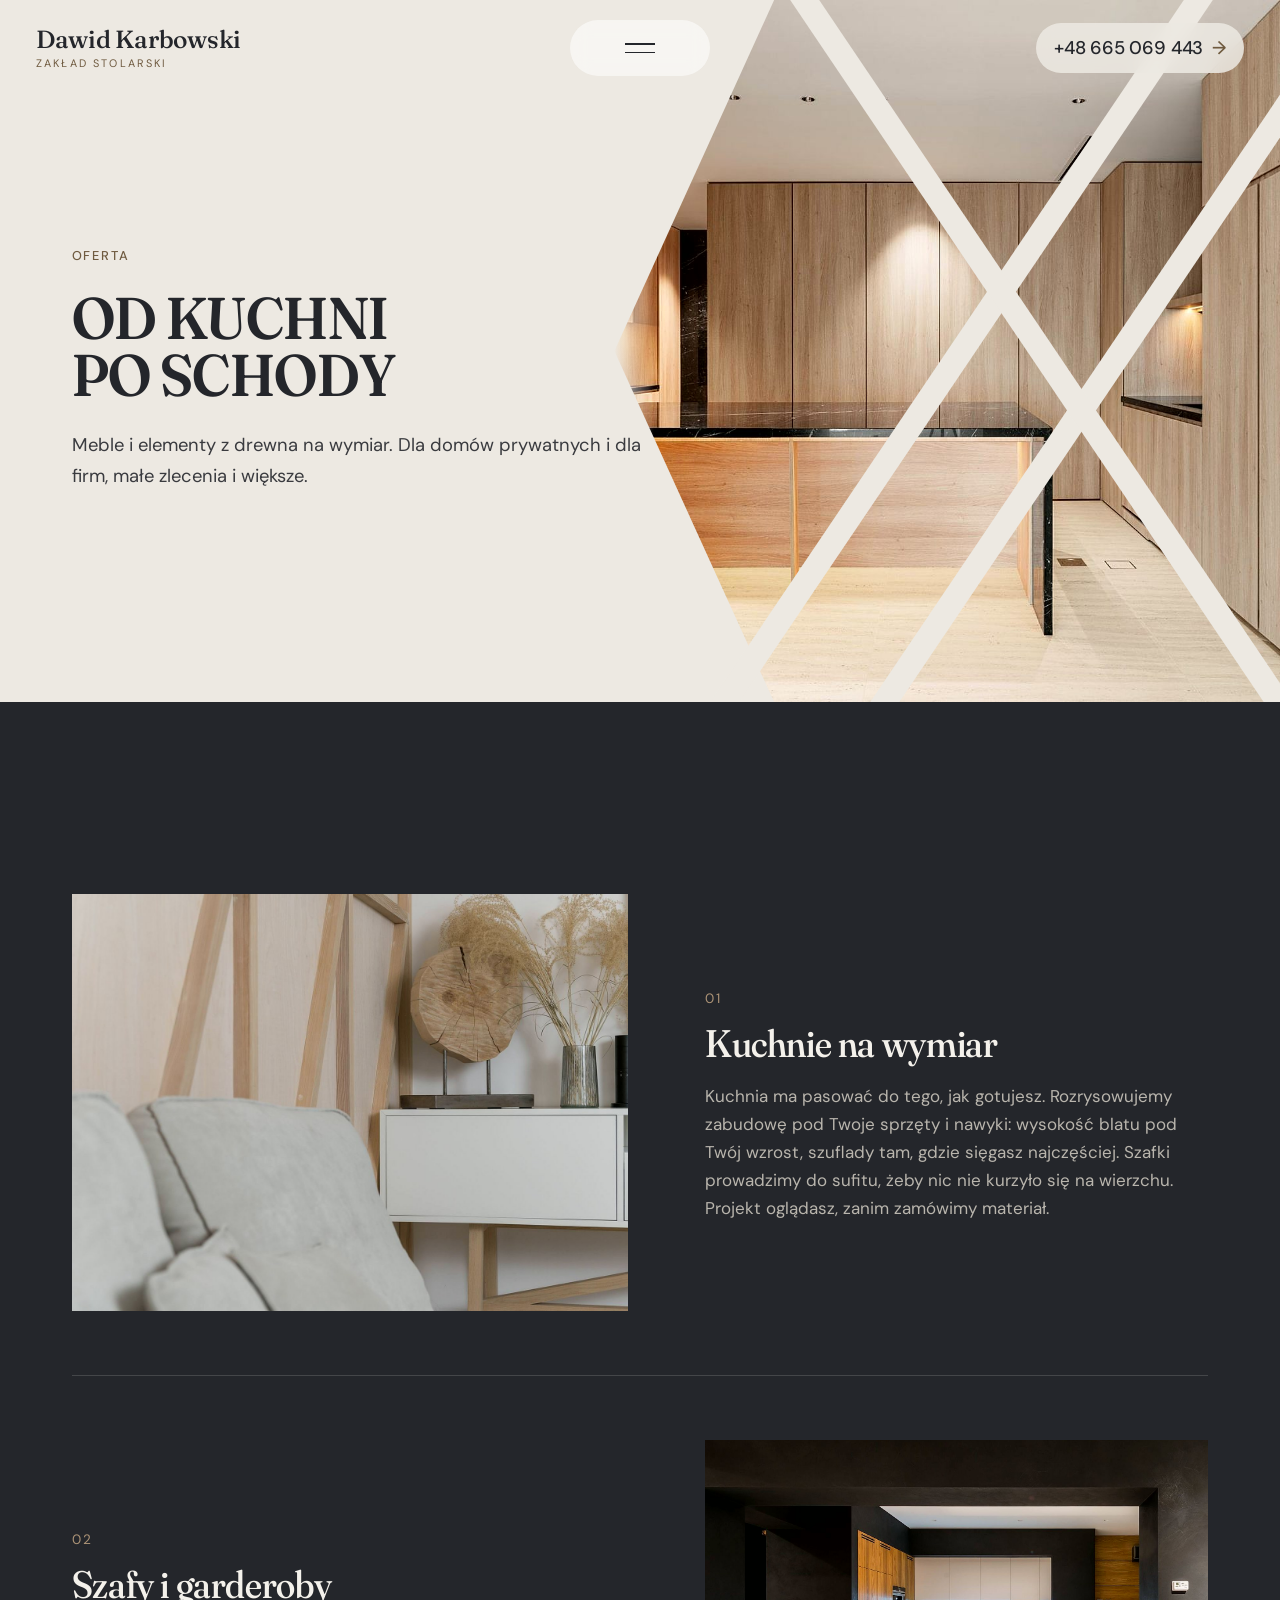
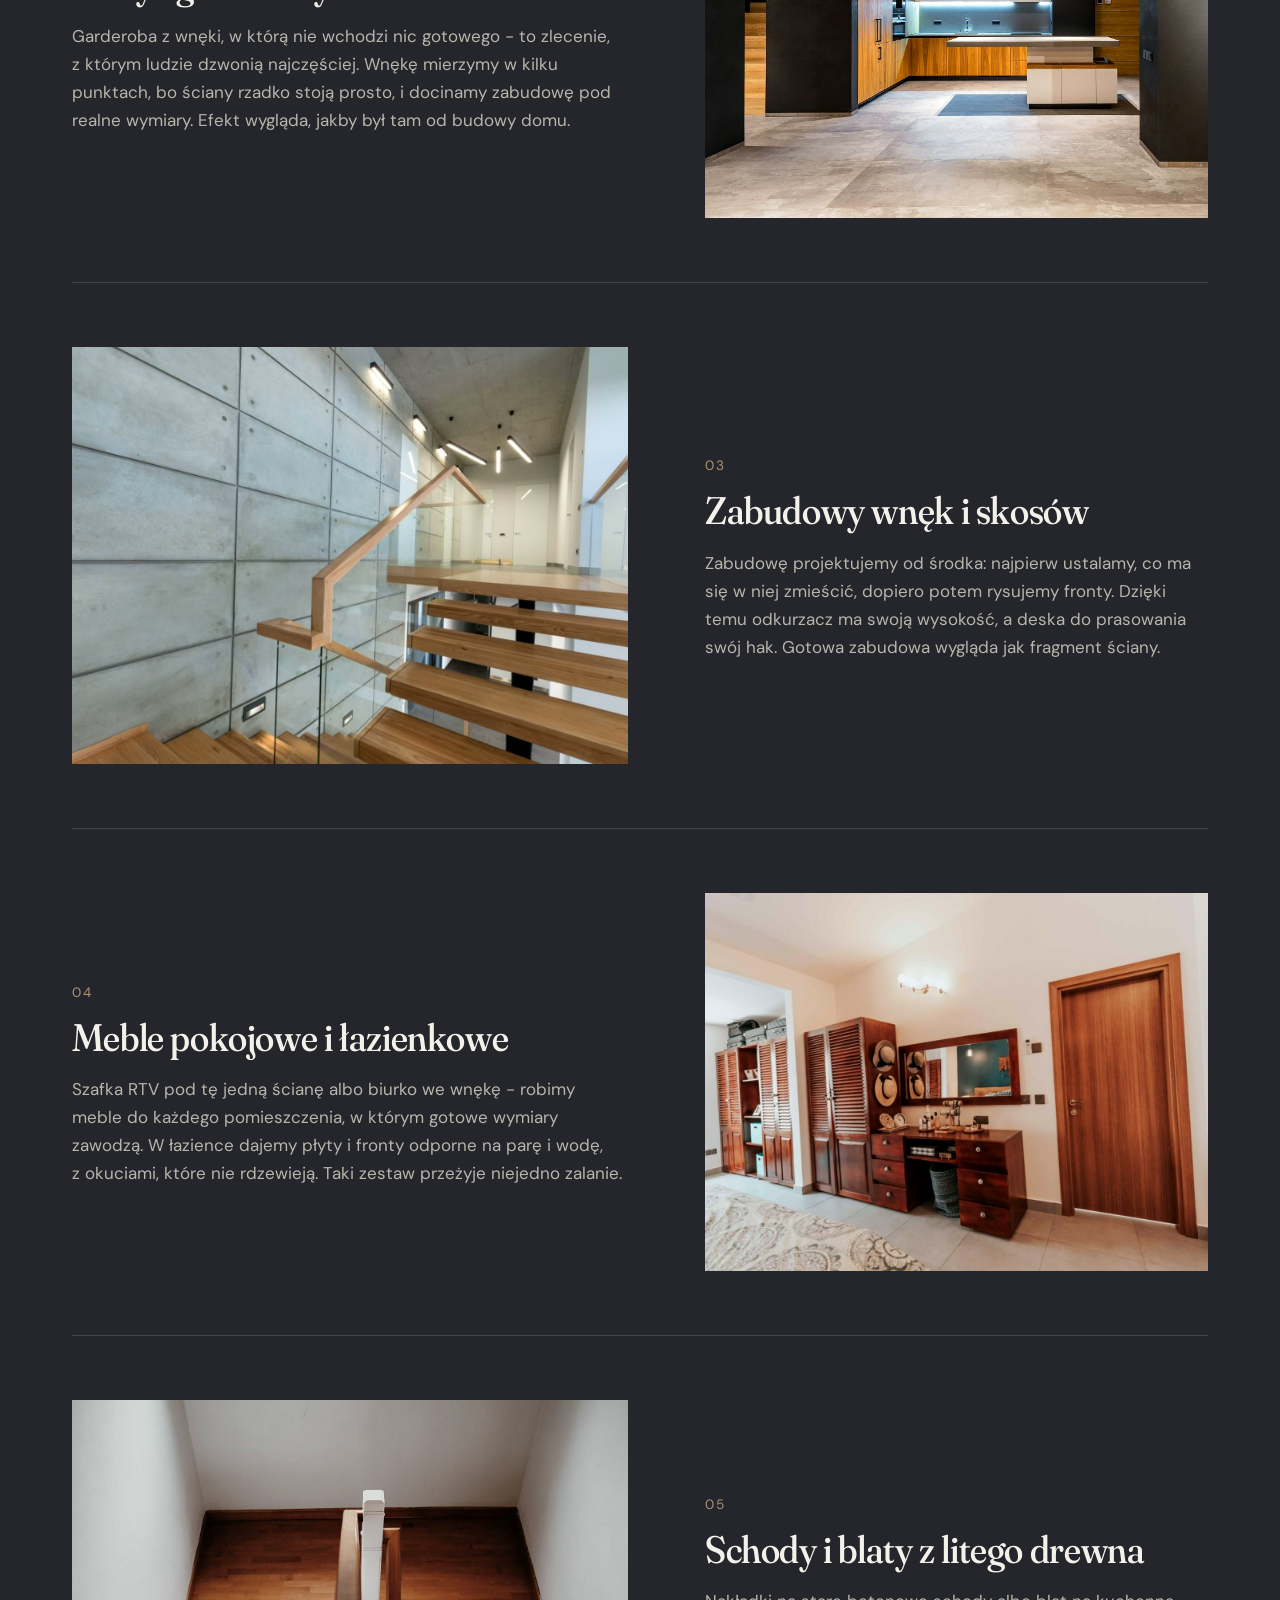
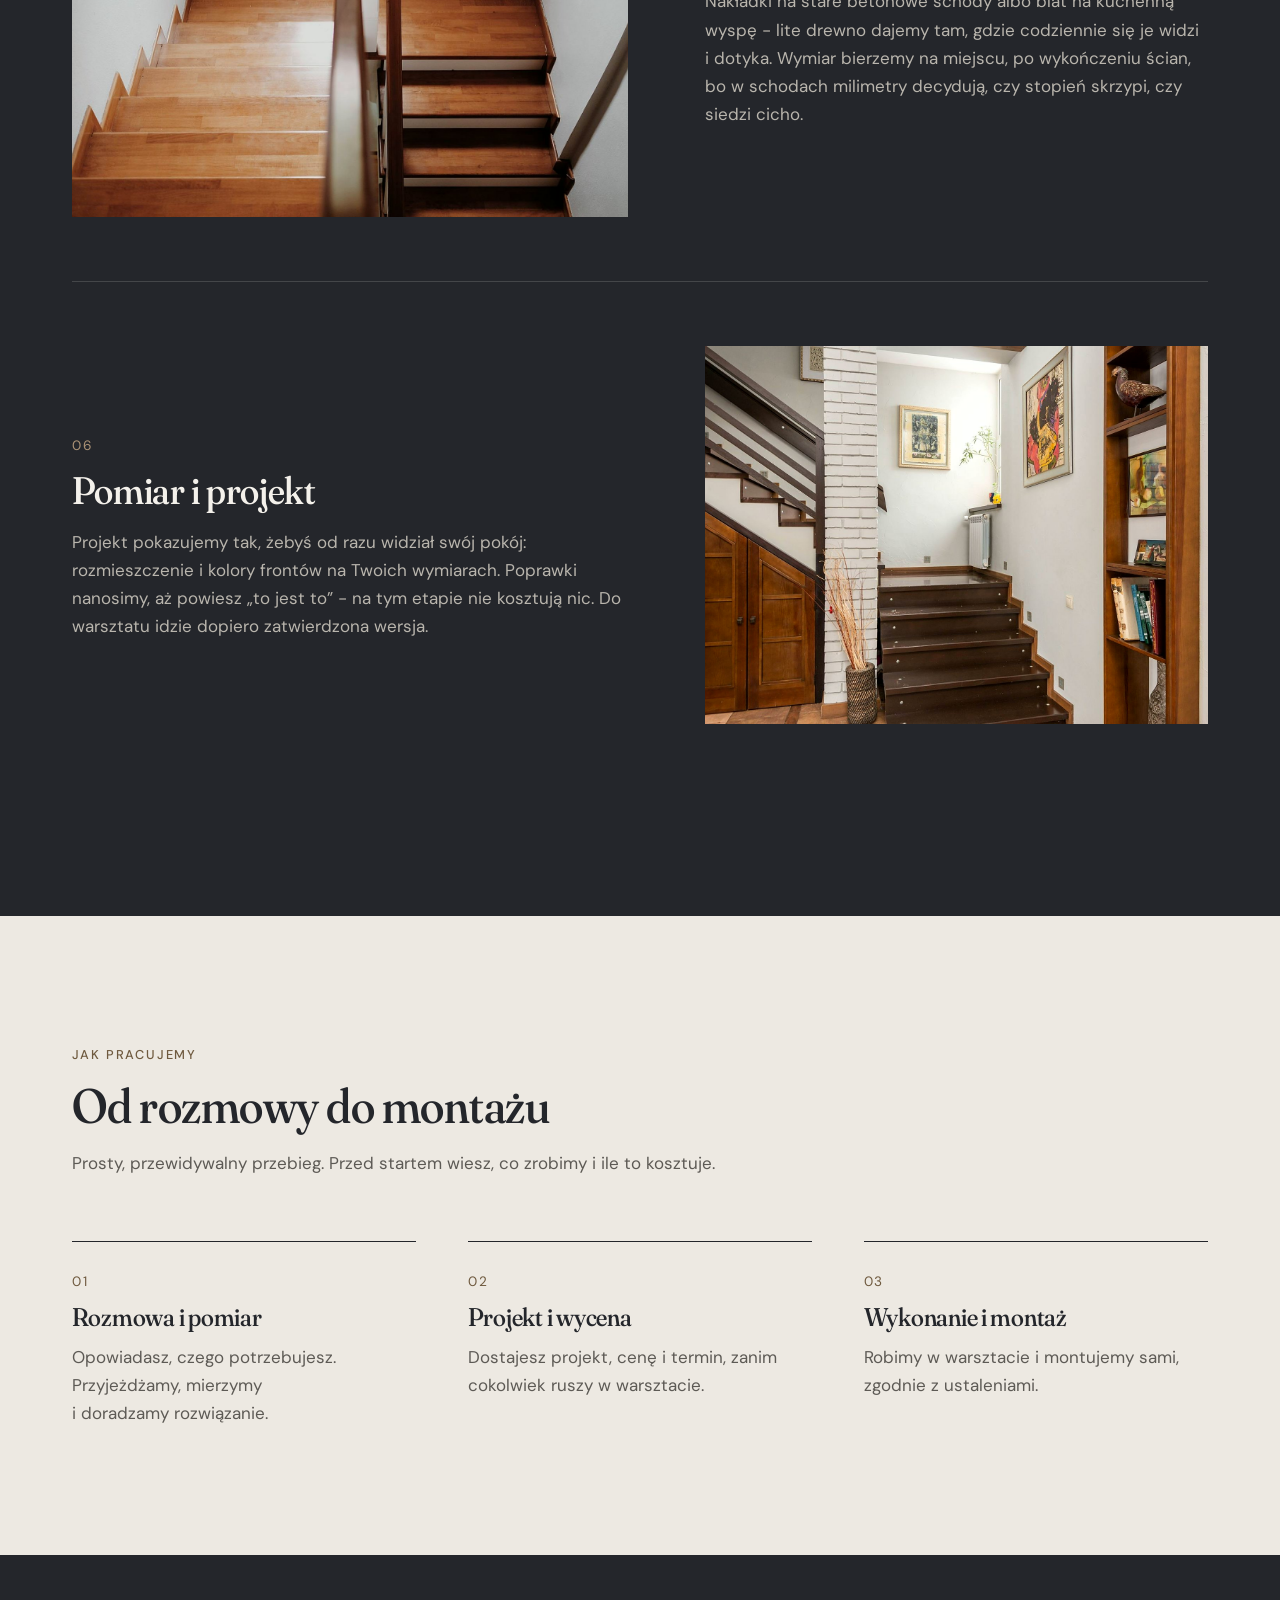
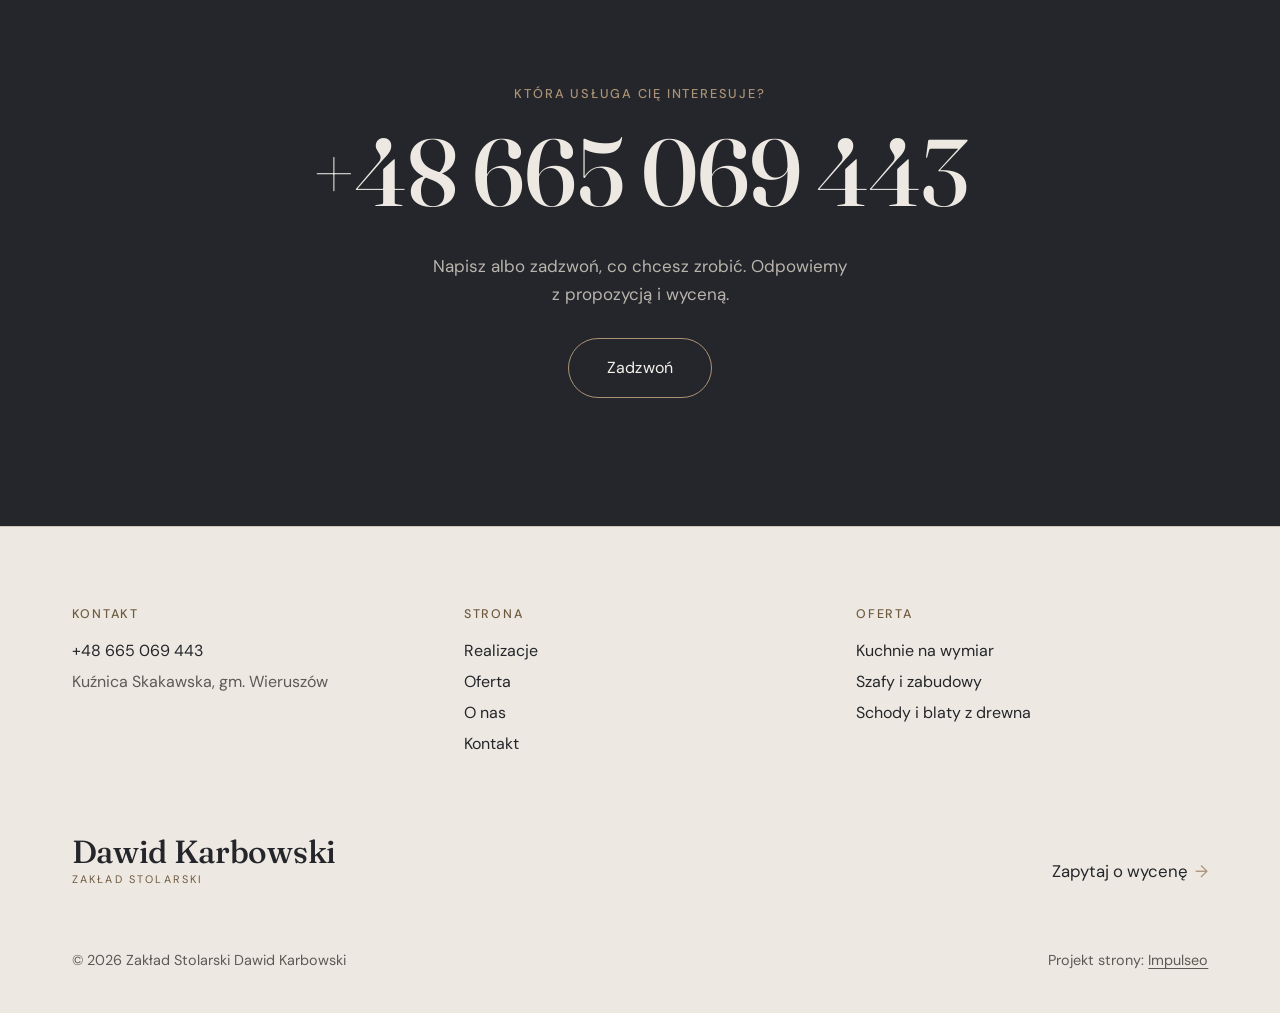
<file: oferta.html>
<!DOCTYPE html>
<html lang="pl">
<head>
<meta charset="UTF-8">
<meta name="theme-color" content="#ede9e2">
<meta name="viewport" content="width=device-width, initial-scale=1.0">
<title>Oferta - Zakład Stolarski Dawid Karbowski</title>
<meta name="description" content="Zakład stolarski z gminy Wieruszów: kuchnie, szafy, zabudowy i schody z drewna na wymiar. Zlecenia małe i większe, dla domu i dla firm. Zadzwoń: +48 665 069 443.">
<link rel="canonical" href="https://impulseo-pl.github.io/zaklad-stolarski-dawid-karbowski/oferta.html">
<meta name="robots" content="noindex, nofollow">
<meta property="og:type" content="website">
<meta property="og:locale" content="pl_PL">
<meta property="og:site_name" content="Zakład Stolarski Dawid Karbowski">
<meta property="og:title" content="Oferta - Zakład Stolarski Dawid Karbowski">
<meta property="og:description" content="Zakład stolarski z gminy Wieruszów: kuchnie, szafy, zabudowy i schody z drewna na wymiar. Zlecenia małe i większe, dla domu i dla firm. Zadzwoń: +48 665 069 443.">
<meta property="og:url" content="https://impulseo-pl.github.io/zaklad-stolarski-dawid-karbowski/oferta.html">
<meta property="og:image" content="https://impulseo-pl.github.io/zaklad-stolarski-dawid-karbowski/img/og.jpg">
<meta property="og:image:width" content="1200">
<meta property="og:image:height" content="630">
<meta name="twitter:card" content="summary_large_image">
<link rel="preconnect" href="https://fonts.googleapis.com">
<link rel="preconnect" href="https://fonts.gstatic.com" crossorigin>
<link href="https://fonts.googleapis.com/css2?family=Fraunces:opsz,wght,SOFT@9..144,400..600,0..100&family=DM+Sans:opsz,wght@9..40,400;9..40,500&display=swap" rel="stylesheet">
<link rel="stylesheet" href="assets/styles.css?v=20261104">
</head>
<body>

<header class="nav">
  <div class="wrap nav-inner">
    <a class="brand" href="index.html" aria-label="Zakład Stolarski Dawid Karbowski - strona główna"><span class="name">Dawid Karbowski</span><span class="sub">Zakład stolarski</span></a>
    <button class="nav-toggle" aria-label="Menu" aria-controls="menu"><span></span><span></span></button>
    <a class="nav-phone" href="tel:+48665069443">+48 665 069 443 <span class="arr" aria-hidden="true">→</span></a>
    <nav class="nav-links" id="menu" aria-label="Menu główne">
      <div class="menu-cols">
        <div class="menu-main">
          <a href="index.html">Strona główna</a>
          <a href="realizacje.html">Realizacje</a>
          <a href="oferta.html" aria-current="page">Oferta</a>
          <a href="o-nas.html">O&nbsp;nas</a>
          <a href="kontakt.html">Kontakt</a>
        </div>
        <div class="menu-col">
          <h4>Oferta</h4>
          <a href="oferta.html">Kuchnie na wymiar</a>
          <a href="oferta.html">Szafy i&nbsp;garderoby</a>
          <a href="oferta.html">Zabudowy wnęk i&nbsp;skosów</a>
          <a href="oferta.html">Meble pokojowe i&nbsp;łazienkowe</a>
          <a href="oferta.html">Schody i&nbsp;blaty z&nbsp;drewna</a>
        </div>
        <div class="menu-col">
          <h4>Kontakt</h4>
          <a href="tel:+48665069443">+48 665 069 443</a>
          <p>Kuźnica Skakawska, gm. Wieruszów</p>
          <p>Klienci prywatni i&nbsp;firmy</p>
        </div>
      </div>
    </nav>
  </div>
</header>

<main>
<section class="pagehead hero-kw sub">
  <div class="kw-art"><img src="img/g5.jpg" alt="Zakład Stolarski Dawid Karbowski - zabudowa z drewna" fetchpriority="high" width="1600" height="1066" decoding="async"><i class="stripe s1"></i><i class="stripe s2"></i><i class="stripe s3"></i></div>
  <div class="wrap">
    <div class="hero-kw-copy">
      <span class="eyebrow">Oferta</span>
      <h1>Od kuchni po schody</h1>
      <p class="lead">Meble i&nbsp;elementy z&nbsp;drewna na wymiar. Dla domów prywatnych i&nbsp;dla firm, małe zlecenia i&nbsp;większe.</p>
    </div>
  </div>
</section>

<section class="dark sec">
  <div class="wrap rows">
    <div class="row reveal">
      <div class="ph"><img src="img/g14.jpg" alt="Kuchnie na wymiar" width="1600" height="1066" decoding="async"></div>
      <div><span class="no">01</span><h3>Kuchnie na wymiar</h3><p>Kuchnia ma pasować do tego, jak gotujesz. Rozrysowujemy zabudowę pod Twoje sprzęty i nawyki: wysokość blatu pod Twój wzrost, szuflady tam, gdzie sięgasz najczęściej. Szafki prowadzimy do sufitu, żeby nic nie kurzyło się na wierzchu. Projekt oglądasz, zanim zamówimy materiał.</p></div>
    </div>
    <div class="row rev reveal">
      <div class="ph"><img src="img/about.jpg" alt="Szafy i garderoby" width="1600" height="1285" decoding="async"></div>
      <div><span class="no">02</span><h3>Szafy i garderoby</h3><p>Garderoba z wnęki, w którą nie wchodzi nic gotowego - to zlecenie, z&nbsp;którym ludzie dzwonią najczęściej. Wnękę mierzymy w kilku punktach, bo ściany rzadko stoją prosto, i docinamy zabudowę pod realne wymiary. Efekt wygląda, jakby był tam od budowy domu.</p></div>
    </div>
    <div class="row reveal">
      <div class="ph"><img src="img/g1.jpg" alt="Zabudowy wnęk i skosów" loading="lazy" width="1534" height="990" decoding="async"></div>
      <div><span class="no">03</span><h3>Zabudowy wnęk i skosów</h3><p>Zabudowę projektujemy od środka: najpierw ustalamy, co ma się w niej zmieścić, dopiero potem rysujemy fronty. Dzięki temu odkurzacz ma swoją wysokość, a deska do prasowania swój hak. Gotowa zabudowa wygląda jak fragment ściany.</p></div>
    </div>
    <div class="row rev reveal">
      <div class="ph"><img src="img/g2.jpg" alt="Meble pokojowe i łazienkowe" loading="lazy" width="1506" height="946" decoding="async"></div>
      <div><span class="no">04</span><h3>Meble pokojowe i łazienkowe</h3><p>Szafka RTV pod tę jedną ścianę albo biurko we wnękę - robimy meble do każdego pomieszczenia, w którym gotowe wymiary zawodzą. W łazience dajemy płyty i fronty odporne na parę i wodę, z okuciami, które nie rdzewieją. Taki zestaw przeżyje niejedno zalanie.</p></div>
    </div>
    <div class="row reveal">
      <div class="ph"><img src="img/g3.jpg" alt="Schody i blaty z litego drewna" loading="lazy" width="1600" height="1066" decoding="async"></div>
      <div><span class="no">05</span><h3>Schody i blaty z litego drewna</h3><p>Nakładki na stare betonowe schody albo blat na kuchenną wyspę - lite drewno dajemy tam, gdzie codziennie się je widzi i dotyka. Wymiar bierzemy na miejscu, po wykończeniu ścian, bo w schodach milimetry decydują, czy stopień skrzypi, czy siedzi cicho.</p></div>
    </div>
    <div class="row rev reveal">
      <div class="ph"><img src="img/g4.jpg" alt="Pomiar i projekt" loading="lazy" width="1600" height="1068" decoding="async"></div>
      <div><span class="no">06</span><h3>Pomiar i projekt</h3><p>Projekt pokazujemy tak, żebyś od razu widział swój pokój: rozmieszczenie i kolory frontów na Twoich wymiarach. Poprawki nanosimy, aż powiesz „to jest to” - na tym etapie nie kosztują nic. Do warsztatu idzie dopiero zatwierdzona wersja.</p></div>
    </div>
  </div>
</section>

<section class="beige sec">
  <div class="wrap">
    <div class="head2 reveal">
      <span class="eyebrow">Jak pracujemy</span>
      <h2>Od rozmowy do montażu</h2>
      <p>Prosty, przewidywalny przebieg. Przed startem wiesz, co zrobimy i&nbsp;ile to kosztuje.</p>
    </div>
    <div class="steps">
      <div class="step reveal"><span class="no">01</span><h3>Rozmowa i&nbsp;pomiar</h3><p>Opowiadasz, czego potrzebujesz. Przyjeżdżamy, mierzymy i&nbsp;doradzamy rozwiązanie.</p></div>
      <div class="step reveal"><span class="no">02</span><h3>Projekt i&nbsp;wycena</h3><p>Dostajesz projekt, cenę i&nbsp;termin, zanim cokolwiek ruszy w&nbsp;warsztacie.</p></div>
      <div class="step reveal"><span class="no">03</span><h3>Wykonanie i&nbsp;montaż</h3><p>Robimy w&nbsp;warsztacie i&nbsp;montujemy sami, zgodnie z&nbsp;ustaleniami.</p></div>
    </div>
  </div>
</section>
<section class="dark sec kw-call">
  <div class="wrap reveal">
    <span class="eyebrow">Która usługa Cię interesuje?</span>
    <a class="tel" href="tel:+48665069443">+48 665 069 443</a>
    <p>Napisz albo zadzwoń, co chcesz zrobić. Odpowiemy z&nbsp;propozycją i&nbsp;wyceną.</p>
    <a class="btn" href="tel:+48665069443">Zadzwoń</a>
  </div>
</section>
</main>

<footer>
  <div class="wrap">
    <div class="f-top">
      <div class="f-col">
        <h4>Kontakt</h4>
        <a href="tel:+48665069443">+48 665 069 443</a>
        <p>Kuźnica Skakawska, gm. Wieruszów</p>
      </div>
      <div class="f-col">
        <h4>Strona</h4>
        <a href="realizacje.html">Realizacje</a>
        <a href="oferta.html">Oferta</a>
        <a href="o-nas.html">O&nbsp;nas</a>
        <a href="kontakt.html">Kontakt</a>
      </div>
      <div class="f-col">
        <h4>Oferta</h4>
        <a href="oferta.html">Kuchnie na wymiar</a>
        <a href="oferta.html">Szafy i&nbsp;zabudowy</a>
        <a href="oferta.html">Schody i&nbsp;blaty z&nbsp;drewna</a>
      </div>
    </div>
    <div class="f-mid">
      <a class="brand" href="index.html"><span class="name">Dawid Karbowski</span><span class="sub">Zakład stolarski</span></a>
      <a class="lnk" href="kontakt.html">Zapytaj o&nbsp;wycenę <span class="arr" aria-hidden="true">→</span></a>
    </div>
    <div class="f-bot">
      <span>© 2026 Zakład Stolarski Dawid Karbowski</span>
      <span>Projekt strony: <a class="foot-credit" href="https://impulseo.pl" target="_blank" rel="noopener">Impulseo</a></span>
    </div>
  </div>
</footer>
<div class="sticky-reserve"><a class="sr-book" href="kontakt.html">Zapytaj o&nbsp;wycenę</a><a class="sr-call" href="tel:+48665069443" aria-label="Zadzwoń"><svg class="ico-tel" width="16" height="16" viewBox="0 0 24 24" fill="none" aria-hidden="true"><path d="M6.6 10.8a15.5 15.5 0 0 0 6.6 6.6l2.2-2.2a1 1 0 0 1 1-.24 11.4 11.4 0 0 0 3.6.58 1 1 0 0 1 1 1V20a1 1 0 0 1-1 1A17 17 0 0 1 3 4a1 1 0 0 1 1-1h3.5a1 1 0 0 1 1 1c0 1.25.2 2.46.58 3.6a1 1 0 0 1-.25 1l-2.23 2.2Z" fill="currentColor"/></svg></a></div>
<div class="demo-wazne" data-do="2026-11-10" data-cykl="3" hidden><svg class="dw-ico" width="13" height="13" viewBox="0 0 24 24" fill="none" aria-hidden="true"><circle cx="12" cy="12" r="8.6" stroke="currentColor" stroke-width="1.8"/><path d="M12 7.2V12l3.3 2" stroke="currentColor" stroke-width="1.8" stroke-linecap="round"/></svg><span class="dw-txt"></span></div>

<script src="assets/main.js?v=20261104"></script>
<script src="assets/kw.js?v=20261104"></script>
</body>
</html>
</file>
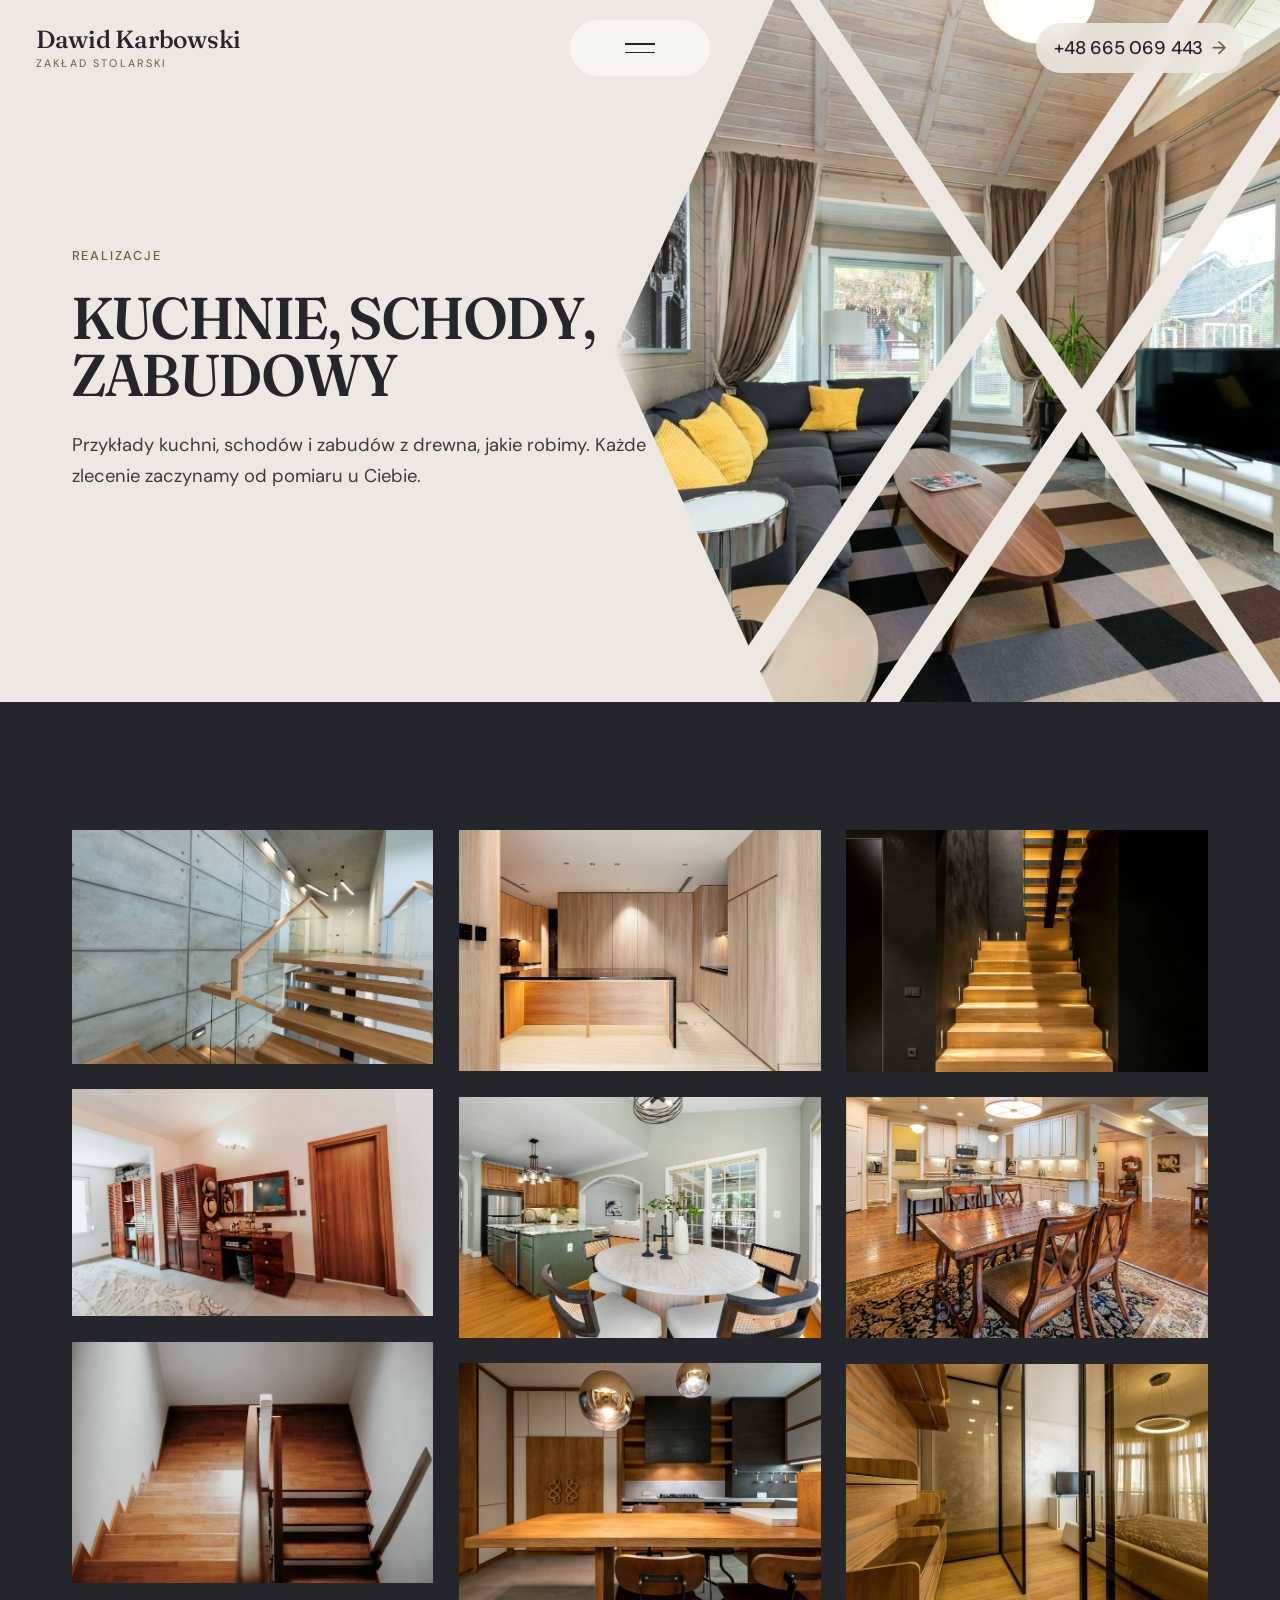
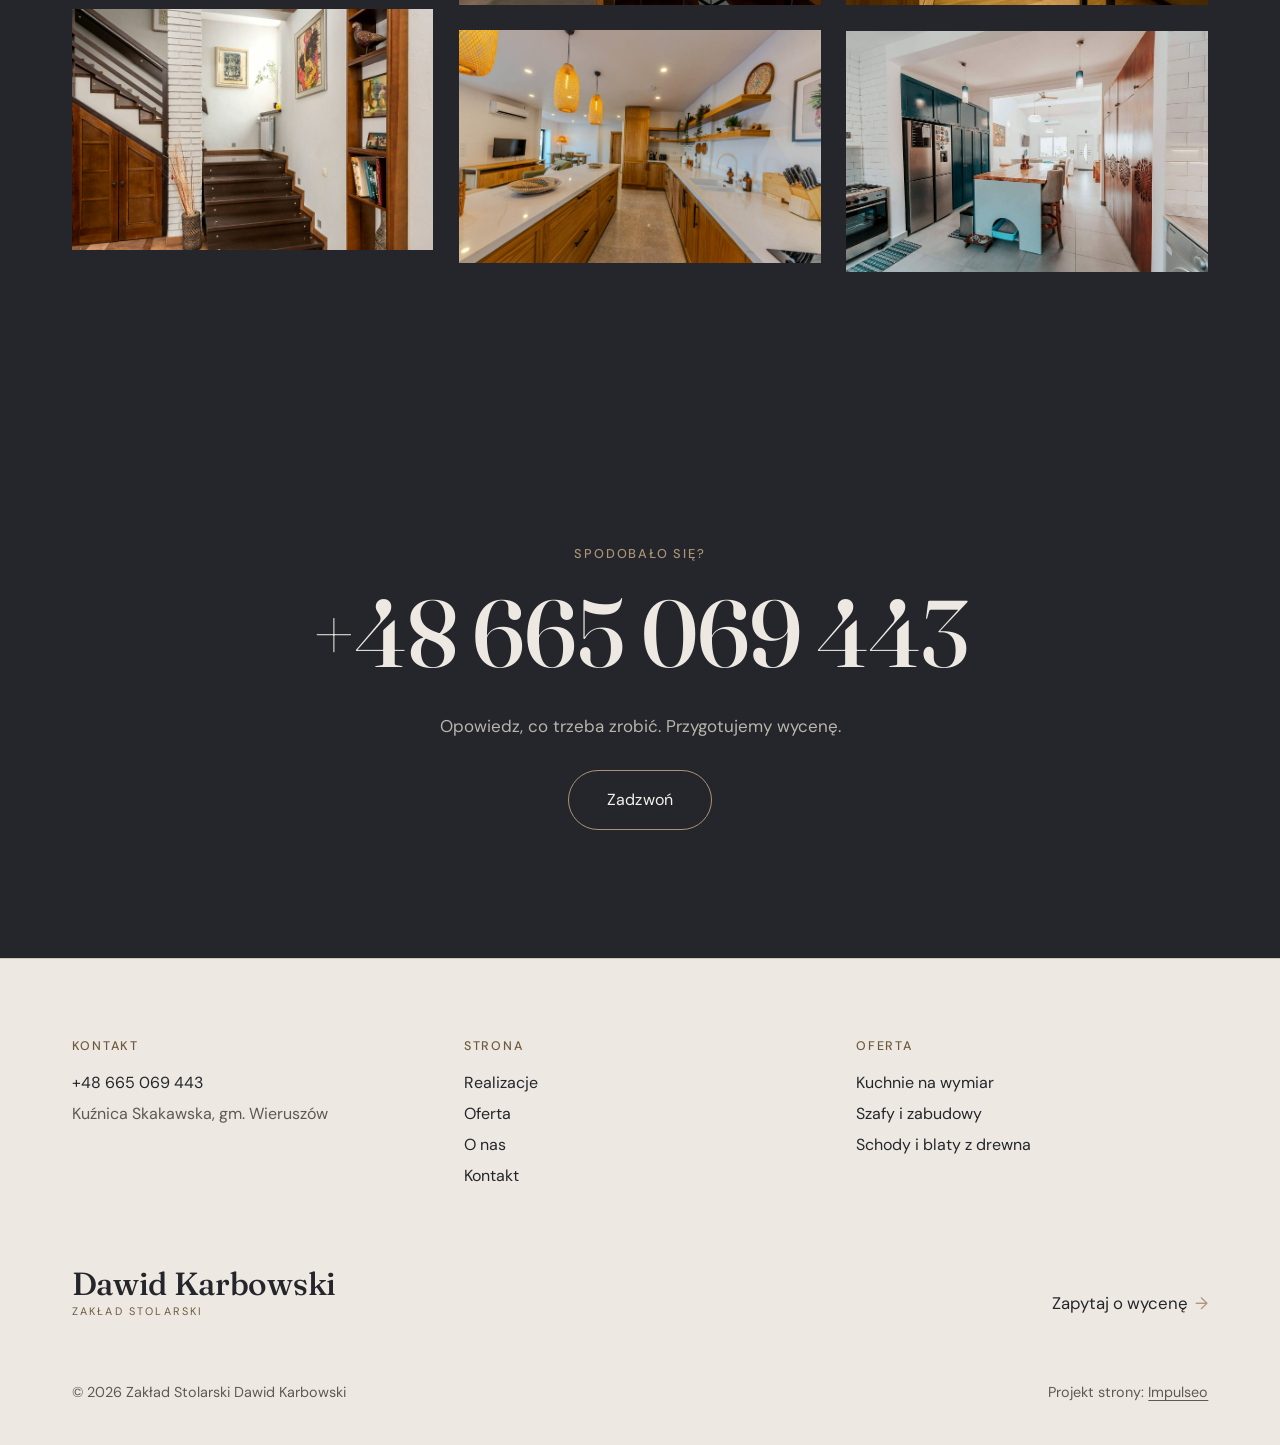
<file: realizacje.html>
<!DOCTYPE html>
<html lang="pl">
<head>
<meta charset="UTF-8">
<meta name="theme-color" content="#ede9e2">
<meta name="viewport" content="width=device-width, initial-scale=1.0">
<title>Realizacje - Zakład Stolarski Dawid Karbowski</title>
<meta name="description" content="Realizacje Zakład Stolarski Dawid Karbowski: Kuchnia na wymiar, Szafa wnękowa, Garderoba, Zabudowa pod skosem, Blat z litego drewna">
<link rel="canonical" href="https://impulseo-pl.github.io/zaklad-stolarski-dawid-karbowski/realizacje.html">
<meta name="robots" content="noindex, nofollow">
<meta property="og:type" content="website">
<meta property="og:locale" content="pl_PL">
<meta property="og:site_name" content="Zakład Stolarski Dawid Karbowski">
<meta property="og:title" content="Realizacje - Zakład Stolarski Dawid Karbowski">
<meta property="og:description" content="Realizacje Zakład Stolarski Dawid Karbowski: Kuchnia na wymiar, Szafa wnękowa, Garderoba, Zabudowa pod skosem, Blat z litego drewna">
<meta property="og:url" content="https://impulseo-pl.github.io/zaklad-stolarski-dawid-karbowski/realizacje.html">
<meta property="og:image" content="https://impulseo-pl.github.io/zaklad-stolarski-dawid-karbowski/img/og.jpg">
<meta property="og:image:width" content="1200">
<meta property="og:image:height" content="630">
<meta name="twitter:card" content="summary_large_image">
<link rel="preconnect" href="https://fonts.googleapis.com">
<link rel="preconnect" href="https://fonts.gstatic.com" crossorigin>
<link href="https://fonts.googleapis.com/css2?family=Fraunces:opsz,wght,SOFT@9..144,400..600,0..100&family=DM+Sans:opsz,wght@9..40,400;9..40,500&display=swap" rel="stylesheet">
<link rel="stylesheet" href="assets/styles.css?v=20261104">
</head>
<body>

<header class="nav">
  <div class="wrap nav-inner">
    <a class="brand" href="index.html" aria-label="Zakład Stolarski Dawid Karbowski - strona główna"><span class="name">Dawid Karbowski</span><span class="sub">Zakład stolarski</span></a>
    <button class="nav-toggle" aria-label="Menu" aria-controls="menu"><span></span><span></span></button>
    <a class="nav-phone" href="tel:+48665069443">+48 665 069 443 <span class="arr" aria-hidden="true">→</span></a>
    <nav class="nav-links" id="menu" aria-label="Menu główne">
      <div class="menu-cols">
        <div class="menu-main">
          <a href="index.html">Strona główna</a>
          <a href="realizacje.html" aria-current="page">Realizacje</a>
          <a href="oferta.html">Oferta</a>
          <a href="o-nas.html">O&nbsp;nas</a>
          <a href="kontakt.html">Kontakt</a>
        </div>
        <div class="menu-col">
          <h4>Oferta</h4>
          <a href="oferta.html">Kuchnie na wymiar</a>
          <a href="oferta.html">Szafy i&nbsp;garderoby</a>
          <a href="oferta.html">Zabudowy wnęk i&nbsp;skosów</a>
          <a href="oferta.html">Meble pokojowe i&nbsp;łazienkowe</a>
          <a href="oferta.html">Schody i&nbsp;blaty z&nbsp;drewna</a>
        </div>
        <div class="menu-col">
          <h4>Kontakt</h4>
          <a href="tel:+48665069443">+48 665 069 443</a>
          <p>Kuźnica Skakawska, gm. Wieruszów</p>
          <p>Klienci prywatni i&nbsp;firmy</p>
        </div>
      </div>
    </nav>
  </div>
</header>

<main>
<section class="pagehead hero-kw sub">
  <div class="kw-art"><img src="img/g13.jpg" alt="Zakład Stolarski Dawid Karbowski - wnętrze z drewnem" fetchpriority="high" width="1566" height="1038" decoding="async"><i class="stripe s1"></i><i class="stripe s2"></i><i class="stripe s3"></i></div>
  <div class="wrap">
    <div class="hero-kw-copy">
      <span class="eyebrow">Realizacje</span>
      <h1>Kuchnie, schody, zabudowy</h1>
      <p class="lead">Przykłady kuchni, schodów i&nbsp;zabudów z&nbsp;drewna, jakie robimy. Każde zlecenie zaczynamy od pomiaru u&nbsp;Ciebie.</p>
    </div>
  </div>
</section>

<section class="dark sec">
  <div class="wrap">
    <div class="gal">
      <div class="ph reveal"><img src="img/g1.jpg" alt="Zakład Stolarski Dawid Karbowski - meble i schody z drewna" width="1534" height="990" decoding="async"></div>
      <div class="ph reveal"><img src="img/g2.jpg" alt="Zakład Stolarski Dawid Karbowski - meble i schody z drewna" width="1506" height="946" decoding="async"></div>
      <div class="ph reveal"><img src="img/g3.jpg" alt="Zakład Stolarski Dawid Karbowski - meble i schody z drewna" width="1600" height="1066" decoding="async"></div>
      <div class="ph reveal"><img src="img/g4.jpg" alt="Zakład Stolarski Dawid Karbowski - meble i schody z drewna" width="1600" height="1068" decoding="async"></div>
      <div class="ph reveal"><img src="img/g5.jpg" alt="Zakład Stolarski Dawid Karbowski - meble i schody z drewna" width="1600" height="1066" decoding="async"></div>
      <div class="ph reveal"><img src="img/g6.jpg" alt="Zakład Stolarski Dawid Karbowski - meble i schody z drewna" width="1600" height="1066" decoding="async"></div>
      <div class="ph reveal"><img src="img/g7.jpg" alt="Zakład Stolarski Dawid Karbowski - meble i schody z drewna" width="1600" height="1068" decoding="async"></div>
      <div class="ph reveal"><img src="img/g8.jpg" alt="Zakład Stolarski Dawid Karbowski - meble i schody z drewna" width="1534" height="988" decoding="async"></div>
      <div class="ph reveal"><img src="img/g9.jpg" alt="Zakład Stolarski Dawid Karbowski - meble i schody z drewna" width="1600" height="1068" decoding="async"></div>
      <div class="ph reveal"><img src="img/g10.jpg" alt="Zakład Stolarski Dawid Karbowski - meble i schody z drewna" width="1600" height="1066" decoding="async"></div>
      <div class="ph reveal"><img src="img/g11.jpg" alt="Zakład Stolarski Dawid Karbowski - meble i schody z drewna" width="1600" height="1068" decoding="async"></div>
      <div class="ph reveal"><img src="img/g12.jpg" alt="Zakład Stolarski Dawid Karbowski - meble i schody z drewna" width="1600" height="1067" decoding="async"></div>
    </div>
  </div>
</section>
<section class="dark sec kw-call">
  <div class="wrap reveal">
    <span class="eyebrow">Spodobało się?</span>
    <a class="tel" href="tel:+48665069443">+48 665 069 443</a>
    <p>Opowiedz, co trzeba zrobić. Przygotujemy wycenę.</p>
    <a class="btn" href="tel:+48665069443">Zadzwoń</a>
  </div>
</section>
</main>

<footer>
  <div class="wrap">
    <div class="f-top">
      <div class="f-col">
        <h4>Kontakt</h4>
        <a href="tel:+48665069443">+48 665 069 443</a>
        <p>Kuźnica Skakawska, gm. Wieruszów</p>
      </div>
      <div class="f-col">
        <h4>Strona</h4>
        <a href="realizacje.html">Realizacje</a>
        <a href="oferta.html">Oferta</a>
        <a href="o-nas.html">O&nbsp;nas</a>
        <a href="kontakt.html">Kontakt</a>
      </div>
      <div class="f-col">
        <h4>Oferta</h4>
        <a href="oferta.html">Kuchnie na wymiar</a>
        <a href="oferta.html">Szafy i&nbsp;zabudowy</a>
        <a href="oferta.html">Schody i&nbsp;blaty z&nbsp;drewna</a>
      </div>
    </div>
    <div class="f-mid">
      <a class="brand" href="index.html"><span class="name">Dawid Karbowski</span><span class="sub">Zakład stolarski</span></a>
      <a class="lnk" href="kontakt.html">Zapytaj o&nbsp;wycenę <span class="arr" aria-hidden="true">→</span></a>
    </div>
    <div class="f-bot">
      <span>© 2026 Zakład Stolarski Dawid Karbowski</span>
      <span>Projekt strony: <a class="foot-credit" href="https://impulseo.pl" target="_blank" rel="noopener">Impulseo</a></span>
    </div>
  </div>
</footer>
<div class="sticky-reserve"><a class="sr-book" href="kontakt.html">Zapytaj o&nbsp;wycenę</a><a class="sr-call" href="tel:+48665069443" aria-label="Zadzwoń"><svg class="ico-tel" width="16" height="16" viewBox="0 0 24 24" fill="none" aria-hidden="true"><path d="M6.6 10.8a15.5 15.5 0 0 0 6.6 6.6l2.2-2.2a1 1 0 0 1 1-.24 11.4 11.4 0 0 0 3.6.58 1 1 0 0 1 1 1V20a1 1 0 0 1-1 1A17 17 0 0 1 3 4a1 1 0 0 1 1-1h3.5a1 1 0 0 1 1 1c0 1.25.2 2.46.58 3.6a1 1 0 0 1-.25 1l-2.23 2.2Z" fill="currentColor"/></svg></a></div>
<div class="demo-wazne" data-do="2026-11-10" data-cykl="3" hidden><svg class="dw-ico" width="13" height="13" viewBox="0 0 24 24" fill="none" aria-hidden="true"><circle cx="12" cy="12" r="8.6" stroke="currentColor" stroke-width="1.8"/><path d="M12 7.2V12l3.3 2" stroke="currentColor" stroke-width="1.8" stroke-linecap="round"/></svg><span class="dw-txt"></span></div>

<script src="assets/main.js?v=20261104"></script>
<script src="assets/kw.js?v=20261104"></script>
</body>
</html>
</file>
<file: assets/styles.css>
/* ============================================================
   Zakład Stolarski Dawid Karbowski - układ wg wzorca (Klindworth Roofing), 04.11.2026
   Beż + grafit + brąz, szeryfowe wielkie nagłówki, ukośny kadr w hero (jodełka).
   ============================================================ */
:root{
  --ink:#24262b;          /* grafit - ciemne sekcje i tekst */
  --ink-2:#2c2e34;
  --paper:#ede9e2;        /* beż - jasne sekcje */
  --paper-2:#e4ded4;
  --accent:#ac9376;       /* brąz - na ciemnym tle */
  --accent-d:#6f5a3f;     /* brąz - drobny tekst na beżu (kontrast > 4,5:1) */
  --accent-soft:rgba(172,147,118,.18);
  --cream:#f4f1eb;        /* jasny tekst na grafitowym tle */
  --muted-l:#5d5a55;      /* tekst pomocniczy na beżu */
  --muted-d:#b9b5ad;      /* tekst pomocniczy na grafitowym tle */
  --line:#cfc7ba;
  --line-d:rgba(237,233,226,.16);
  --serif:"Fraunces",Georgia,"Times New Roman",serif;
  --sans:"DM Sans",system-ui,-apple-system,"Segoe UI",Arial,sans-serif;
  --ease:cubic-bezier(.22,.61,.36,1);
  --pad:clamp(20px,5.6vw,80px);
  --nav-h:96px;
}
*,*::before,*::after{box-sizing:border-box}
html{-webkit-text-size-adjust:100%;scroll-behavior:smooth}
body{margin:0;background:var(--paper);color:var(--ink);font-family:var(--sans);font-size:17px;
  line-height:1.65;font-weight:400;-webkit-font-smoothing:antialiased;overflow-x:hidden}
img{max-width:100%;display:block}
a{color:inherit;text-decoration:none}
h1,h2,h3{font-family:var(--serif);font-weight:500;line-height:1.05;margin:0;letter-spacing:-.01em;
  text-wrap:balance;font-variation-settings:"opsz" 96,"SOFT" 50}
p{margin:0;text-wrap:pretty}
.wrap{width:100%;max-width:1440px;margin:0 auto;padding-inline:var(--pad)}
.dark{background:var(--ink);color:var(--cream)}
.beige{background:var(--paper);color:var(--ink)}
.sec{padding-block:clamp(72px,10vw,150px)}
.eyebrow{display:block;font-size:.8rem;letter-spacing:.14em;text-transform:uppercase;font-weight:500;color:var(--accent-d)}
.dark .eyebrow{color:var(--accent)}
.center{text-align:center}

/* ---------- PRZYCISKI (pigułka z obrysem jak we wzorcu) ---------- */
.btn{display:inline-flex;align-items:center;gap:.6em;padding:16px 38px;border-radius:999px;
  border:1px solid var(--accent);color:inherit;font-size:1rem;font-weight:400;letter-spacing:.01em;
  background:transparent;cursor:pointer;
  transition:background-color .45s var(--ease),color .45s var(--ease),border-color .45s var(--ease)}
.btn:hover,.btn:focus-visible{background:var(--accent);color:var(--ink)}
.lnk{display:inline-flex;align-items:center;gap:.45em;font-size:1rem}
.lnk .arr,.btn .arr{color:var(--accent);transition:transform .45s var(--ease)}
.lnk:hover .arr,.btn:hover .arr{transform:translateX(5px)}
.btn:hover .arr{color:inherit}
.note{display:block;font-size:.95rem;opacity:.62;margin-top:2px}

/* ---------- NAGŁÓWEK: znak po lewej, pigułka menu na środku, telefon po prawej ---------- */
.nav{position:absolute;top:0;left:0;right:0;z-index:60;height:var(--nav-h)}
.nav-inner{height:100%;display:grid;grid-template-columns:1fr auto 1fr;align-items:center;
  max-width:none;padding-inline:clamp(20px,2.8vw,40px)}
.brand{display:flex;flex-direction:column;line-height:1;justify-self:start}
.brand .name{font-family:var(--serif);font-size:1.55rem;font-weight:500;letter-spacing:-.01em}
.brand .sub{font-size:.68rem;letter-spacing:.2em;text-transform:uppercase;color:var(--accent-d);margin-top:6px}
.nav-toggle{justify-self:center;width:140px;height:56px;border-radius:999px;border:0;cursor:pointer;
  background:rgba(255,255,255,.55);backdrop-filter:blur(10px);-webkit-backdrop-filter:blur(10px);
  display:flex;flex-direction:column;align-items:center;justify-content:center;gap:7px;
  transition:background-color .4s var(--ease)}
.nav-toggle:hover{background:rgba(255,255,255,.85)}
.nav-toggle span{display:block;width:30px;height:1.5px;background:var(--ink);transition:transform .4s var(--ease)}
.nav-toggle[aria-expanded="true"] span:first-child{transform:translateY(4.25px) rotate(45deg)}
.nav-toggle[aria-expanded="true"] span:last-child{transform:translateY(-4.25px) rotate(-45deg)}
.nav-phone{justify-self:end;font-weight:500;font-size:1.15rem;letter-spacing:-.01em;display:inline-flex;gap:.5em;align-items:center;background:rgba(237,233,226,.86);padding:10px 18px;border-radius:999px;-webkit-backdrop-filter:blur(8px);backdrop-filter:blur(8px)}
body:has(.nav-links.open) .nav-phone{background:transparent}
.nav-phone .arr{color:var(--accent-d);transition:transform .45s var(--ease)}
.nav-phone:hover .arr{transform:translateX(5px)}
/* pełnoekranowe menu */
.nav-links{position:fixed;inset:0;z-index:-1;background:var(--ink);color:var(--cream);
  padding:calc(var(--nav-h) + 40px) var(--pad) 48px;overflow-y:auto;
  opacity:0;visibility:hidden;transition:opacity .5s var(--ease),visibility 0s linear .5s}
.nav-links.open{opacity:1;visibility:visible;transition:opacity .5s var(--ease)}
body:has(.nav-links.open) .brand,body:has(.nav-links.open) .nav-phone{color:var(--cream)}
body:has(.nav-links.open) .brand .sub,body:has(.nav-links.open) .nav-phone .arr{color:var(--accent)}
body:has(.nav-links.open){overflow:hidden}
.menu-cols{max-width:1440px;margin:0 auto;display:grid;grid-template-columns:1.6fr 1fr 1fr;gap:48px}
.menu-main a{display:block;font-family:var(--serif);font-size:clamp(2.4rem,5.4vw,4.6rem);line-height:1.12;
  transition:color .35s var(--ease)}
.menu-main a:hover,.menu-main a[aria-current]{color:var(--accent)}
.menu-col h4{margin:0 0 18px;font-size:.8rem;letter-spacing:.14em;text-transform:uppercase;font-weight:500;color:var(--accent)}
.menu-col a,.menu-col p{display:block;font-size:1.05rem;line-height:1.9;color:var(--cream)}
.menu-col a:hover{color:var(--accent)}
.menu-col p{color:var(--muted-d)}

/* ---------- HERO (beż, tekst po lewej, ukośny kadr po prawej) ---------- */
.hero-kw{position:relative;min-height:min(100svh,1000px);background:var(--paper);overflow:hidden;
  display:flex;align-items:center}
.hero-kw .wrap{position:relative;z-index:2;padding-top:var(--nav-h);padding-bottom:60px}
.hero-kw-copy{max-width:600px}
.hero-kw h1{font-size:clamp(2.6rem,5.2vw,4.9rem);text-transform:uppercase;line-height:.98;margin:22px 0 26px;font-weight:600}
.hero-kw .lead{font-size:1.15rem;line-height:1.7;max-width:34em;color:#3a3b3f}
.hero-kw .btn{margin-top:36px}
.kw-art{position:absolute;top:0;right:0;bottom:0;width:52%;z-index:1}
.kw-art img{width:100%;height:100%;object-fit:cover;
  clip-path:polygon(24% 0,100% 0,100% 100%,24% 100%,0 50%)}
/* jodełka: beżowe pasy przecinające zdjęcie */
.kw-art .stripe{position:absolute;top:-5%;bottom:-5%;width:4.4%;background:var(--paper);pointer-events:none}
.kw-art .s1{left:50%;transform:skewX(-34deg)}
.kw-art .s2{left:74%;transform:skewX(-34deg)}
.kw-art .s3{left:62%;transform:skewX(34deg)}
.kw-art::after{content:"";position:absolute;inset:0;pointer-events:none;
  background:linear-gradient(90deg,var(--paper) 0,rgba(237,233,226,0) 6%)}
/* nagłówek podstrony - ten sam układ, niższy */
.hero-kw.sub{min-height:min(78svh,760px)}
.hero-kw.sub h1{font-size:clamp(2.3rem,4.6vw,4.2rem)}

/* ---------- CO ROBIMY (grafit, wielki tekst) ---------- */
.kw-intro{position:relative;overflow:hidden}
.kw-intro .big{font-family:var(--serif);font-size:clamp(1.6rem,3vw,2.7rem);line-height:1.3;font-weight:400;
  max-width:24em;margin:26px auto 0;text-align:center;font-variation-settings:"opsz" 48}
.kw-intro .big em{font-style:normal;color:var(--accent)}
.kw-intro::before,.kw-intro::after{content:"";position:absolute;top:-20%;bottom:-20%;width:90px;
  background:rgba(172,147,118,.07);transform:skewX(-34deg);pointer-events:none}
.kw-intro::before{left:-40px}.kw-intro::after{right:4%;transform:skewX(34deg)}

/* ---------- DWA KAFLE (grafit) ---------- */
.kw-duo{display:grid;grid-template-columns:1.15fr .85fr;gap:clamp(24px,6vw,110px);align-items:start;padding-top:0}
.kw-duo .item:nth-child(2){margin-top:clamp(0px,9vw,140px)}
.kw-duo .item:nth-child(1) .ph{aspect-ratio:4/3}
.kw-duo .item:nth-child(2) .ph{aspect-ratio:3/2;max-width:460px}
.ph{overflow:hidden;background:var(--ink-2)}
.ph img{width:100%;height:100%;object-fit:cover;transition:transform 1.4s var(--ease)}
a:hover .ph img,.ph:hover img{transform:scale(1.05)}
.kw-duo .cap{margin-top:22px}

/* ---------- REALIZACJE: wielkie słowo + 3 szerokie kadry ---------- */
.mega{font-family:var(--serif);font-weight:500;text-transform:uppercase;text-align:center;
  font-size:clamp(3.4rem,13.5vw,15.5rem);line-height:.9;letter-spacing:-.02em;color:var(--paper);
  font-variation-settings:"opsz" 144,"SOFT" 30}
.kw-work{padding-top:clamp(40px,6vw,90px)}
.kw-work .mega{margin-bottom:clamp(30px,4vw,60px)}
.proj{display:block;position:relative;margin:0 calc(var(--pad) * -.6) clamp(26px,3.6vw,56px);overflow:hidden}
.proj .ph{aspect-ratio:16/8.4}
.proj .ph::after{content:"";position:absolute;inset:0;background:linear-gradient(180deg,rgba(20,21,24,.45) 0,rgba(20,21,24,0) 42%)}
.proj h3{position:absolute;z-index:2;top:clamp(22px,4vw,64px);left:clamp(22px,4vw,64px);
  font-size:clamp(2rem,4.4vw,4rem);text-transform:uppercase;color:var(--paper);font-weight:500}
.proj .tag{position:absolute;z-index:2;bottom:clamp(18px,3vw,40px);left:clamp(22px,4vw,64px);
  color:var(--paper);font-size:.95rem;display:inline-flex;gap:.5em;align-items:center}
.proj .tag .arr{color:var(--accent);transition:transform .45s var(--ease)}
.proj:hover .tag .arr{transform:translateX(6px)}

/* ---------- OFERTA: karuzela (beż) ---------- */
.kw-svc-head{max-width:640px;margin:0 auto clamp(40px,5vw,70px);text-align:center}
.kw-svc-head h2{font-size:clamp(1.7rem,3vw,2.6rem);line-height:1.2;font-weight:400;margin-top:16px}
.car{position:relative}
.car-track{display:grid;grid-auto-flow:column;grid-auto-columns:clamp(270px,30vw,420px);gap:clamp(22px,6vw,90px);
  overflow-x:auto;scroll-snap-type:x mandatory;scrollbar-width:none;padding-right:var(--pad);
  margin-right:calc(var(--pad) * -1)}
.car-track::-webkit-scrollbar{display:none}
.car-item{scroll-snap-align:start}
.car-item .ph{aspect-ratio:4/3}
.car-item .lnk{margin-top:22px}
.car-item p{margin-top:10px;color:var(--muted-l);font-size:.98rem;line-height:1.6}
.car-ui{display:flex;align-items:center;gap:28px;margin-top:44px}
.car-bar{flex:1;height:1px;background:var(--line);position:relative}
.car-bar i{position:absolute;left:0;top:-.5px;height:2px;width:30%;background:var(--ink);transition:left .4s var(--ease),width .4s var(--ease)}
.car-btn{width:52px;height:52px;border-radius:50%;border:1px solid var(--accent);background:transparent;color:inherit;
  cursor:pointer;font-size:1.05rem;display:inline-flex;align-items:center;justify-content:center;
  transition:background-color .4s var(--ease),color .4s var(--ease)}
.car-btn:hover{background:var(--accent);color:var(--ink)}
.car-btns{display:flex;gap:12px}

/* ---------- PEŁNY KADR (nieruchome zdjęcie w oknie) ---------- */
.stopklatka{position:relative;height:min(92vh,900px);overflow:hidden;clip-path:inset(0)}
.stopklatka img{position:absolute;top:-12%;left:0;width:100%;height:124%;object-fit:cover}
.stopklatka::after{content:"";position:absolute;inset:0;background:linear-gradient(180deg,rgba(36,38,43,0) 45%,var(--ink) 100%)}
/* parallax sterowany przewijaniem, bez JS i bez position:fixed */
@supports (animation-timeline: view()){
  @media (prefers-reduced-motion:no-preference){
    .stopklatka img{animation:kwPar linear both;animation-timeline:view()}
    @keyframes kwPar{from{translate:0 -9%}to{translate:0 9%}}
  }
}

/* ---------- JAK PRACUJEMY: przewijane cytaty (grafit) ---------- */
.kw-say{padding-top:clamp(40px,6vw,80px)}
.say{display:grid;grid-template-columns:1fr 1fr auto;gap:clamp(24px,5vw,90px);align-items:start}
.say-txt{min-height:280px;position:relative}
.say-slide{position:absolute;inset:0;opacity:0;visibility:hidden;transition:opacity .7s var(--ease),visibility 0s linear .7s}
.say-slide.on{position:relative;opacity:1;visibility:visible;transition:opacity .7s var(--ease)}
.say-slide blockquote{margin:0;font-family:var(--serif);font-size:clamp(1.45rem,2.3vw,2.05rem);line-height:1.3;font-weight:400}
.say-slide .who{margin-top:24px;font-size:.92rem;color:var(--muted-d)}
.say-img{aspect-ratio:7/8;position:relative}
.say-img img{position:absolute;inset:0;width:100%;height:100%;object-fit:cover;opacity:0;transition:opacity .8s var(--ease)}
.say-img img.on{opacity:1}
.say .car-btns{flex-direction:column}
.kw-say .mega{margin-top:clamp(20px,3vw,40px)}

/* ---------- WIELKI TELEFON (grafit) ---------- */
.kw-call{text-align:center}
.kw-call .tel{display:block;font-family:var(--serif);font-weight:500;font-size:clamp(2.4rem,7.4vw,6.6rem);
  line-height:1.05;margin:18px 0 30px;color:var(--paper);letter-spacing:-.01em;white-space:nowrap}
.kw-call .tel:hover{color:var(--accent)}
.kw-call p{color:var(--muted-d);max-width:34em;margin:0 auto 30px}

/* ---------- PODSTRONY ---------- */
.rows .row{display:grid;grid-template-columns:1.05fr .95fr;gap:clamp(28px,6vw,100px);align-items:center;
  padding-block:clamp(34px,5vw,70px);border-bottom:1px solid var(--line-d)}
.rows .row:last-child{border-bottom:0}
.rows .row.rev .ph{order:2}
.rows .row .ph{aspect-ratio:4/3}
.rows .no{font-size:.85rem;letter-spacing:.14em;color:var(--accent)}
.rows h3{font-size:clamp(1.8rem,3vw,2.7rem);margin:12px 0 18px;font-weight:500}
.rows p{color:var(--muted-d);max-width:34em}
.steps{display:grid;grid-template-columns:repeat(3,1fr);gap:clamp(22px,4vw,60px);margin-top:clamp(36px,5vw,64px)}
.step{border-top:1px solid var(--ink);padding-top:24px}
.step .no{font-size:.85rem;letter-spacing:.14em;color:var(--accent-d)}
.step h3{font-size:1.6rem;margin:10px 0 12px}
.step p{color:var(--muted-l)}
.head2{max-width:680px}
.head2 h2{font-size:clamp(2rem,3.8vw,3.4rem);margin-top:14px;line-height:1.08}
.head2 p{margin-top:18px;color:var(--muted-l)}
.dark .head2 p{color:var(--muted-d)}
.gal{columns:3 300px;column-gap:clamp(14px,2vw,28px)}
.gal .ph{break-inside:avoid;margin-bottom:clamp(14px,2vw,28px)}
.gal .ph img{height:auto}
.split{display:grid;grid-template-columns:1fr 1fr;gap:clamp(28px,6vw,110px);align-items:center}
.split .ph{aspect-ratio:4/5}
.split h2{font-size:clamp(2rem,3.8vw,3.4rem);margin:14px 0 24px}
.split p{color:var(--muted-d);margin-bottom:16px;max-width:34em}
.beige .split p{color:var(--muted-l)}
.contact{display:grid;grid-template-columns:1fr 1fr;gap:clamp(28px,6vw,110px);align-items:start}
.contact .lbl{font-size:.8rem;letter-spacing:.14em;text-transform:uppercase;color:var(--accent-d);margin-top:30px}
.contact .val{display:block;font-family:var(--serif);font-size:clamp(1.5rem,2.6vw,2.2rem);margin-top:6px;line-height:1.2}
.contact .box{background:var(--ink);color:var(--cream);padding:clamp(28px,4vw,56px)}
.contact .box h3{font-size:clamp(1.7rem,2.6vw,2.3rem)}
.contact .box p{color:var(--muted-d);margin:14px 0 28px}
.map{width:100%;height:440px;border:0;display:block;filter:grayscale(.85) contrast(1.05)}

/* ---------- STOPKA (beż) ---------- */
footer{background:var(--paper);color:var(--ink);padding-block:clamp(56px,6vw,90px) 40px;border-top:1px solid var(--line)}
.f-top{display:grid;grid-template-columns:1fr 1fr 1fr;gap:40px}
.f-col a,.f-col p{display:block;line-height:1.95;font-size:1rem}
.f-col a:hover{color:var(--accent-d)}
.f-col p{color:var(--muted-l)}
.f-col h4{margin:0 0 10px;font-size:.78rem;letter-spacing:.14em;text-transform:uppercase;font-weight:500;color:var(--accent-d)}
.f-mid{display:flex;justify-content:space-between;align-items:end;gap:30px;flex-wrap:wrap;margin-top:clamp(50px,6vw,90px)}
.f-mid .brand .name{font-size:2rem}
.f-mid .lnk{font-size:1.05rem}
.f-bot{display:flex;justify-content:space-between;gap:20px;flex-wrap:wrap;margin-top:clamp(40px,5vw,70px);
  font-size:.9rem;color:var(--muted-l)}
.foot-credit{text-decoration:underline;text-underline-offset:3px}
.foot-credit:hover{color:var(--accent-d)}

/* ---------- REVEAL ---------- */
.reveal{opacity:0;transform:translateY(24px);transition:opacity .9s var(--ease),transform .9s var(--ease)}
.reveal.in{opacity:1;transform:none}
@media (prefers-reduced-motion:reduce){.reveal{opacity:1;transform:none;transition:none}*{scroll-behavior:auto!important}}
:focus-visible{outline:2px solid var(--accent);outline-offset:3px}

/* ---------- licznik ważności dema ---------- */
.demo-wazne{position:fixed;top:calc(var(--nav-h, 64px) + 14px);right:14px;z-index:95;
  display:inline-flex;align-items:center;gap:.45em;
  background:rgba(21,25,28,.82);color:#fff;font-size:.72rem;font-weight:600;letter-spacing:.01em;
  padding:.42em .8em .42em .62em;border-radius:999px;backdrop-filter:saturate(140%) blur(8px);
  border:1px solid rgba(255,255,255,.14);box-shadow:0 10px 24px -14px rgba(0,0,0,.6);
  pointer-events:none;opacity:0;transform:translateY(-10px);
  transition:opacity .7s var(--ease),transform .7s var(--ease)}
.demo-wazne.is-on{opacity:1;transform:none}
.demo-wazne .dw-ico{flex:none;opacity:.85}
.demo-wazne b{font-weight:700;font-variant-numeric:tabular-nums;color:#FFD9A3}
.demo-wazne .dw-zeg{font-variant-numeric:tabular-nums;font-feature-settings:"tnum";opacity:.72;margin-left:.15em;letter-spacing:.01em}
.demo-wazne.is-pilne{background:rgba(150,32,28,.9);border-color:rgba(255,255,255,.2)}
.demo-wazne .dw-pilne{color:#FFE0DE}

/* ---------- dolny pasek na telefonie ---------- */
.sticky-reserve{display:none}
@media(max-width:820px){
  .sticky-reserve{display:flex;position:fixed;left:0;right:0;bottom:0;z-index:90;background:var(--line);
    box-shadow:0 -6px 20px -10px rgba(0,0,0,.4);padding-bottom:env(safe-area-inset-bottom,0px);transition:transform .25s ease,opacity .25s ease}
  .sticky-reserve.schowany{transform:translateY(110%);opacity:0;pointer-events:none}
  .sticky-reserve a{padding:15px 8px;text-align:center;font-weight:500;font-size:.95rem;letter-spacing:.01em}
  .sr-book{flex:1;background:var(--ink);color:var(--cream)}
  .sr-call{width:60px;background:var(--accent);color:var(--ink);font-size:1.15rem;display:flex;align-items:center;justify-content:center}
  body{padding-bottom:calc(52px + env(safe-area-inset-bottom,0px))}
  .demo-wazne{top:auto;bottom:70px;right:10px}
}

/* ---------- RESPONSYWNOŚĆ ---------- */
@media(max-width:1100px){
  .menu-cols{grid-template-columns:1fr 1fr}
  .menu-main{grid-column:1/-1}
}
@media(max-width:900px){
  :root{--nav-h:80px}
  .nav-inner{grid-template-columns:1fr auto}
  .nav-phone{display:none}
  .nav-toggle{justify-self:end;width:96px;height:48px}
  .hero-kw{display:block;min-height:0}
  .hero-kw .wrap{padding-top:calc(var(--nav-h) + 40px);padding-bottom:44px}
  .kw-art{position:relative;width:auto;height:min(78vw,520px);margin-left:var(--pad)}
  .kw-art img{clip-path:polygon(18% 0,100% 0,100% 100%,18% 100%,0 50%)}
  .hero-kw.sub{min-height:0}
  .hero-kw.sub .kw-art{height:min(58vw,420px)}
  .kw-duo{grid-template-columns:1fr}
  .kw-duo .item:nth-child(2){margin-top:0}
  .kw-duo .item:nth-child(2) .ph{max-width:none}
  .say{grid-template-columns:1fr}
  .say .car-btns{flex-direction:row}
  .say-txt{min-height:0}
  .say-img{aspect-ratio:4/3}
  .rows .row,.split,.contact{grid-template-columns:1fr}
  .rows .row.rev .ph{order:0}
  .split .ph{aspect-ratio:4/3}
  .steps{grid-template-columns:1fr}
  .f-top{grid-template-columns:1fr 1fr}
  .proj{margin-inline:0}
  .proj .ph{aspect-ratio:4/3.2}
}
@media(max-width:560px){
  body{font-size:16px}
  .brand .name{font-size:1.3rem}
  .hero-kw h1{font-size:clamp(2.3rem,10.5vw,3rem)}
  .menu-cols{grid-template-columns:1fr;gap:34px}
  .f-top{grid-template-columns:1fr}
  .car-track{grid-auto-columns:82%}
  .btn{padding:14px 28px}
  .kw-call .tel{white-space:normal}
}

/* ---------- WARSTWA RUCHU silnika (main.js): wjazd nagłówków, przejścia między podstronami ---------- */
:root{--mt-ease:cubic-bezier(.16,.84,.44,1);--mt-step:70ms}
.mt-lines .mt-line{display:block;overflow:hidden;padding-bottom:.2em;margin-bottom:-.2em}
.mt-lines.mt-in .mt-line{animation:mt-unmask 0s linear 1.4s forwards}
@keyframes mt-unmask{to{overflow:visible}}
.mt-lines .mt-line > i{display:block;font-style:inherit;translate:0 108%;transition:translate 1.05s var(--mt-ease) var(--mt-d,0s)}
.mt-lines.mt-in .mt-line > i{translate:0 0}
.mt-fade{opacity:0;translate:0 18px;transition:opacity .9s var(--mt-ease) var(--mt-d,0s),translate .9s var(--mt-ease) var(--mt-d,0s)}
.mt-fade.mt-in{opacity:1;translate:0 0}
.mt-num{font-variant-numeric:tabular-nums}
@view-transition{navigation:auto}
@media (prefers-reduced-motion:no-preference){
  ::view-transition-old(root){animation:mtVtOut .26s ease both}
  ::view-transition-new(root){animation:mtVtIn .42s var(--mt-ease) both}
  @keyframes mtVtOut{from{opacity:1}to{opacity:0}}
  @keyframes mtVtIn{from{opacity:0}to{opacity:1}}
}
.mt-progress{position:fixed;top:0;left:0;z-index:70;height:2px;width:100%;background:var(--accent);
  transform-origin:0 50%;scale:0 1;pointer-events:none}
@supports (animation-timeline: scroll()){
  .mt-progress{animation:mtProg linear both;animation-timeline:scroll(root block)}
  @keyframes mtProg{from{scale:0 1}to{scale:1 1}}
}
@media (prefers-reduced-motion:reduce){
  .mt-lines .mt-line > i{translate:0 0}
  .mt-fade{opacity:1;translate:0 0}
  .mt-progress{display:none}
}

/* ---------- powrót na górę (wstawia main.js) ---------- */
.to-top{position:fixed;right:22px;bottom:22px;z-index:40;width:48px;height:48px;border-radius:50%;
  display:flex;align-items:center;justify-content:center;background:var(--paper);color:var(--ink);
  border:1px solid var(--accent);cursor:pointer;opacity:0;visibility:hidden;transform:translateY(6px);
  transition:opacity .25s ease,transform .25s ease,visibility .25s,background-color .3s ease}
.to-top.show{opacity:1;visibility:visible;transform:translateY(0)}
.to-top svg{width:1.1rem;height:1.1rem}
.to-top:hover{background:var(--accent)}
@media (max-width:820px){.to-top{bottom:84px;right:14px}}
@media(max-width:900px){
  .hero-kw{display:flex;flex-direction:column}
  .hero-kw .kw-art{order:2}
}
</file>
